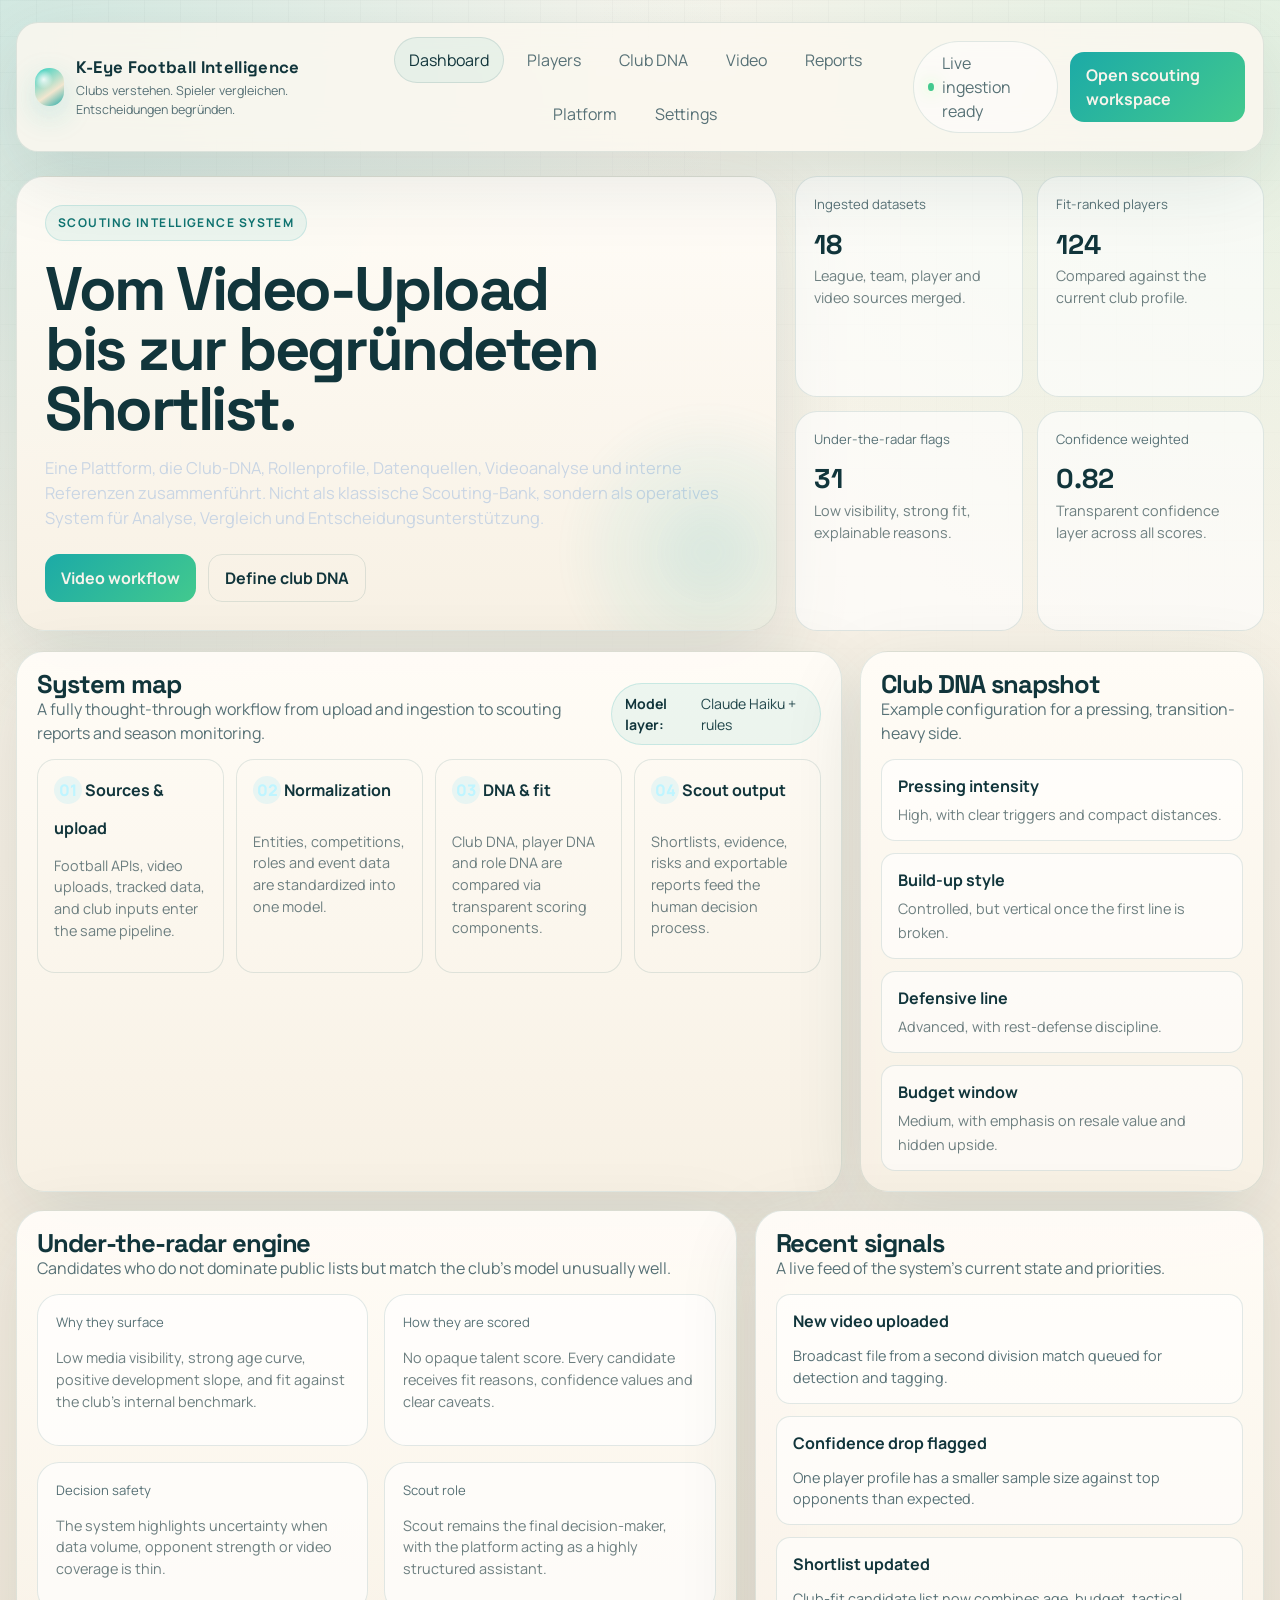
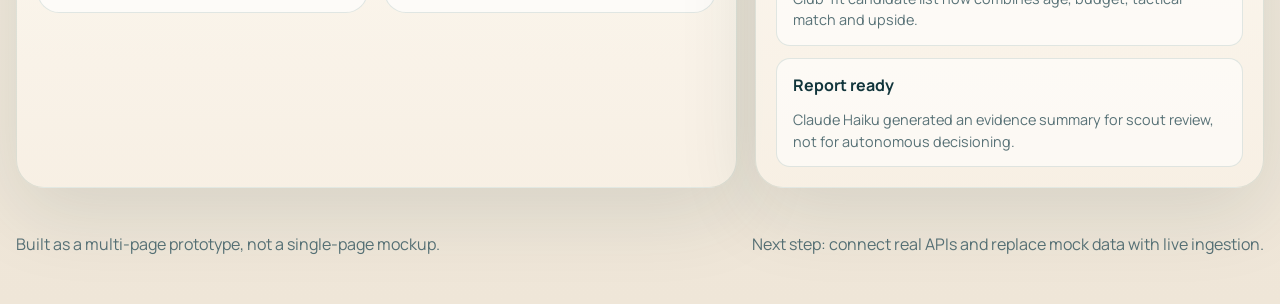
<file: index.html>
<!DOCTYPE html>
<html lang="de">
<head>
  <meta charset="UTF-8" />
  <meta name="viewport" content="width=device-width, initial-scale=1.0" />
  <title>K-Eye Football Intelligence</title>
  <meta name="description" content="Scouting-Intelligence-Plattform für daten- und videobasierte Spieleranalyse, Club-DNA und Fit-Matching." />
  <link rel="stylesheet" href="styles.css" />
  <script src="app.js" defer></script>
</head>
<body data-page="dashboard">
  <div class="shell">
    <header class="topbar">
      <div class="brand">
        <div class="brand-mark"></div>
        <div>
          <div class="brand-title">K-Eye Football Intelligence</div>
          <span class="brand-subtitle">Clubs verstehen. Spieler vergleichen. Entscheidungen begründen.</span>
        </div>
      </div>
      <nav class="nav">
        <a data-nav="dashboard" href="index.html">Dashboard</a>
        <a data-nav="players" href="players.html">Players</a>
        <a data-nav="club" href="club-dna.html">Club DNA</a>
        <a data-nav="video" href="video.html">Video</a>
        <a data-nav="reports" href="reports.html">Reports</a>
        <a data-nav="platform" href="platform.html">Platform</a>
        <a data-nav="settings" href="settings.html">Settings</a>
      </nav>
      <div class="topbar-actions">
        <span class="pill"><span class="dot"></span> Live ingestion ready</span>
        <a class="btn btn-primary" href="players.html">Open scouting workspace</a>
      </div>
    </header>

    <section class="page-hero">
      <div class="hero-card" data-fade>
        <span class="kicker">Scouting Intelligence System</span>
        <h1 class="hero-title">Vom Video-Upload bis zur begründeten Shortlist.</h1>
        <p class="hero-copy">
          Eine Plattform, die Club-DNA, Rollenprofile, Datenquellen, Videoanalyse und interne Referenzen zusammenführt.
          Nicht als klassische Scouting-Bank, sondern als operatives System für Analyse, Vergleich und Entscheidungsunterstützung.
        </p>
        <div class="hero-actions">
          <a class="btn btn-primary" href="video.html">Video workflow</a>
          <a class="btn btn-ghost" href="club-dna.html">Define club DNA</a>
        </div>
      </div>
      <div class="hero-metrics">
        <div class="metric-grid">
          <div class="metric" data-dash-card>
            <div class="metric-label">Ingested datasets</div>
            <div class="metric-value">18</div>
            <div class="metric-footnote">League, team, player and video sources merged.</div>
          </div>
          <div class="metric" data-dash-card>
            <div class="metric-label">Fit-ranked players</div>
            <div class="metric-value">124</div>
            <div class="metric-footnote">Compared against the current club profile.</div>
          </div>
          <div class="metric" data-dash-card>
            <div class="metric-label">Under-the-radar flags</div>
            <div class="metric-value">31</div>
            <div class="metric-footnote">Low visibility, strong fit, explainable reasons.</div>
          </div>
          <div class="metric" data-dash-card>
            <div class="metric-label">Confidence weighted</div>
            <div class="metric-value">0.82</div>
            <div class="metric-footnote">Transparent confidence layer across all scores.</div>
          </div>
        </div>
      </div>
    </section>

    <section class="layout-grid">
      <div class="panel span-8" data-fade>
        <div class="section-head">
          <div>
            <h2 class="section-title">System map</h2>
            <p class="section-copy">A fully thought-through workflow from upload and ingestion to scouting reports and season monitoring.</p>
          </div>
          <span class="chip info"><strong>Model layer:</strong> Claude Haiku + rules</span>
        </div>
        <div class="flow">
          <div class="flow-step">
            <span class="num">01</span>
            <strong>Sources & upload</strong>
            <p class="body-muted">Football APIs, video uploads, tracked data, and club inputs enter the same pipeline.</p>
          </div>
          <div class="flow-step">
            <span class="num">02</span>
            <strong>Normalization</strong>
            <p class="body-muted">Entities, competitions, roles and event data are standardized into one model.</p>
          </div>
          <div class="flow-step">
            <span class="num">03</span>
            <strong>DNA & fit</strong>
            <p class="body-muted">Club DNA, player DNA and role DNA are compared via transparent scoring components.</p>
          </div>
          <div class="flow-step">
            <span class="num">04</span>
            <strong>Scout output</strong>
            <p class="body-muted">Shortlists, evidence, risks and exportable reports feed the human decision process.</p>
          </div>
        </div>
      </div>

      <div class="panel span-4" data-fade>
        <div class="section-head">
          <div>
            <h2 class="section-title">Club DNA snapshot</h2>
            <p class="section-copy">Example configuration for a pressing, transition-heavy side.</p>
          </div>
        </div>
        <div class="list">
          <div class="list-item"><strong>Pressing intensity</strong><span class="body-muted">High, with clear triggers and compact distances.</span></div>
          <div class="list-item"><strong>Build-up style</strong><span class="body-muted">Controlled, but vertical once the first line is broken.</span></div>
          <div class="list-item"><strong>Defensive line</strong><span class="body-muted">Advanced, with rest-defense discipline.</span></div>
          <div class="list-item"><strong>Budget window</strong><span class="body-muted">Medium, with emphasis on resale value and hidden upside.</span></div>
        </div>
      </div>

      <div class="panel span-7" data-fade>
        <div class="section-head">
          <div>
            <h2 class="section-title">Under-the-radar engine</h2>
            <p class="section-copy">Candidates who do not dominate public lists but match the club's model unusually well.</p>
          </div>
        </div>
        <div class="grid-2">
          <div class="mini-card">
            <div class="card-label">Why they surface</div>
            <p class="body-muted">Low media visibility, strong age curve, positive development slope, and fit against the club's internal benchmark.</p>
          </div>
          <div class="mini-card">
            <div class="card-label">How they are scored</div>
            <p class="body-muted">No opaque talent score. Every candidate receives fit reasons, confidence values and clear caveats.</p>
          </div>
          <div class="mini-card">
            <div class="card-label">Decision safety</div>
            <p class="body-muted">The system highlights uncertainty when data volume, opponent strength or video coverage is thin.</p>
          </div>
          <div class="mini-card">
            <div class="card-label">Scout role</div>
            <p class="body-muted">Scout remains the final decision-maker, with the platform acting as a highly structured assistant.</p>
          </div>
        </div>
      </div>

      <div class="panel span-5" data-fade>
        <div class="section-head">
          <div>
            <h2 class="section-title">Recent signals</h2>
            <p class="section-copy">A live feed of the system's current state and priorities.</p>
          </div>
        </div>
        <div class="timeline">
          <div class="timeline-item">
            <strong>New video uploaded</strong>
            <span class="tagline">Broadcast file from a second division match queued for detection and tagging.</span>
          </div>
          <div class="timeline-item">
            <strong>Confidence drop flagged</strong>
            <span class="tagline">One player profile has a smaller sample size against top opponents than expected.</span>
          </div>
          <div class="timeline-item">
            <strong>Shortlist updated</strong>
            <span class="tagline">Club-fit candidate list now combines age, budget, tactical match and upside.</span>
          </div>
          <div class="timeline-item">
            <strong>Report ready</strong>
            <span class="tagline">Claude Haiku generated an evidence summary for scout review, not for autonomous decisioning.</span>
          </div>
        </div>
      </div>
    </section>

    <footer class="footer">
      <span>Built as a multi-page prototype, not a single-page mockup.</span>
      <span>Next step: connect real APIs and replace mock data with live ingestion.</span>
    </footer>
  </div>
</body>
</html>
</file>
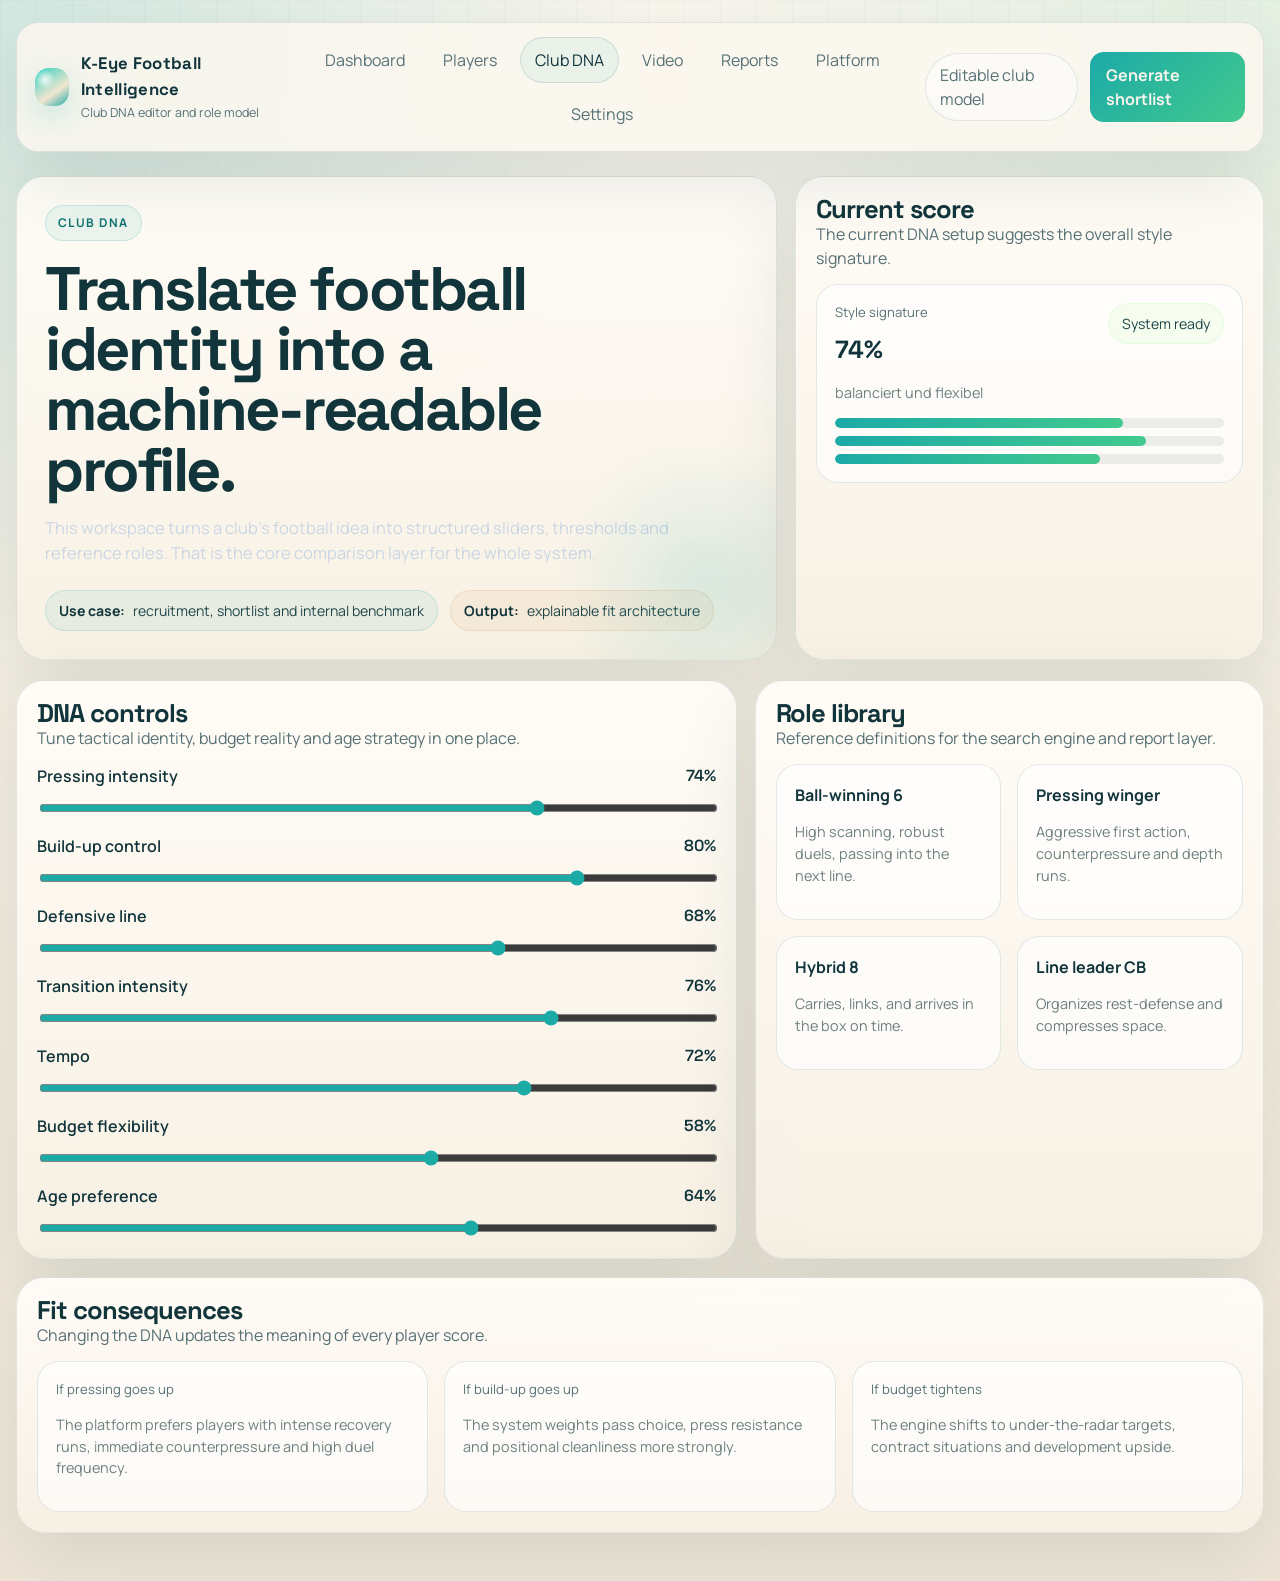
<file: club-dna.html>
<!DOCTYPE html>
<html lang="de">
<head>
  <meta charset="UTF-8" />
  <meta name="viewport" content="width=device-width, initial-scale=1.0" />
  <title>Club DNA | K-Eye Football Intelligence</title>
  <link rel="stylesheet" href="styles.css" />
  <script src="app.js" defer></script>
</head>
<body data-page="club">
  <div class="shell">
    <header class="topbar">
      <div class="brand">
        <div class="brand-mark"></div>
        <div>
          <div class="brand-title">K-Eye Football Intelligence</div>
          <span class="brand-subtitle">Club DNA editor and role model</span>
        </div>
      </div>
      <nav class="nav">
        <a data-nav="dashboard" href="index.html">Dashboard</a>
        <a data-nav="players" href="players.html">Players</a>
        <a data-nav="club" href="club-dna.html">Club DNA</a>
        <a data-nav="video" href="video.html">Video</a>
        <a data-nav="reports" href="reports.html">Reports</a>
        <a data-nav="platform" href="platform.html">Platform</a>
        <a data-nav="settings" href="settings.html">Settings</a>
      </nav>
      <div class="topbar-actions">
        <span class="pill">Editable club model</span>
        <a class="btn btn-primary" href="reports.html">Generate shortlist</a>
      </div>
    </header>

    <section class="page-hero">
      <div class="hero-card" data-fade>
        <span class="kicker">Club DNA</span>
        <h1 class="hero-title">Translate football identity into a machine-readable profile.</h1>
        <p class="hero-copy">This workspace turns a club's football idea into structured sliders, thresholds and reference roles. That is the core comparison layer for the whole system.</p>
        <div class="hero-actions">
          <span class="chip info"><strong>Use case:</strong> recruitment, shortlist and internal benchmark</span>
          <span class="chip warn"><strong>Output:</strong> explainable fit architecture</span>
        </div>
      </div>
      <div class="panel" data-fade>
        <div class="section-head">
          <div>
            <h2 class="section-title">Current score</h2>
            <p class="section-copy">The current DNA setup suggests the overall style signature.</p>
          </div>
        </div>
        <div class="stat">
          <div class="stat-head">
            <div>
              <div class="metric-label">Style signature</div>
              <div class="stat-value" data-dna-score>0%</div>
            </div>
            <span class="chip good">System ready</span>
          </div>
          <p class="body-muted" data-dna-note>balanced and flexible</p>
          <div class="stat-bars">
            <div class="bar"><span style="width:74%"></span></div>
            <div class="bar"><span style="width:80%"></span></div>
            <div class="bar"><span style="width:68%"></span></div>
          </div>
        </div>
      </div>
    </section>

    <section class="layout-grid">
      <div class="panel span-7" data-fade>
        <div class="section-head">
          <div>
            <h2 class="section-title">DNA controls</h2>
            <p class="section-copy">Tune tactical identity, budget reality and age strategy in one place.</p>
          </div>
        </div>
        <div class="stack">
          <div class="slider-group">
            <label>Pressing intensity <span class="range-value" data-out="pressing">74%</span></label>
            <input type="range" min="0" max="100" value="74" data-dna="pressing" />
          </div>
          <div class="slider-group">
            <label>Build-up control <span class="range-value" data-out="buildUp">80%</span></label>
            <input type="range" min="0" max="100" value="80" data-dna="buildUp" />
          </div>
          <div class="slider-group">
            <label>Defensive line <span class="range-value" data-out="lineHeight">68%</span></label>
            <input type="range" min="0" max="100" value="68" data-dna="lineHeight" />
          </div>
          <div class="slider-group">
            <label>Transition intensity <span class="range-value" data-out="transition">76%</span></label>
            <input type="range" min="0" max="100" value="76" data-dna="transition" />
          </div>
          <div class="slider-group">
            <label>Tempo <span class="range-value" data-out="tempo">72%</span></label>
            <input type="range" min="0" max="100" value="72" data-dna="tempo" />
          </div>
          <div class="slider-group">
            <label>Budget flexibility <span class="range-value" data-out="budget">58%</span></label>
            <input type="range" min="0" max="100" value="58" data-dna="budget" />
          </div>
          <div class="slider-group">
            <label>Age preference <span class="range-value" data-out="agePreference">64%</span></label>
            <input type="range" min="0" max="100" value="64" data-dna="agePreference" />
          </div>
        </div>
      </div>

      <div class="panel span-5" data-fade>
        <div class="section-head">
          <div>
            <h2 class="section-title">Role library</h2>
            <p class="section-copy">Reference definitions for the search engine and report layer.</p>
          </div>
        </div>
        <div class="grid-2">
          <div class="role-card"><strong>Ball-winning 6</strong><p class="body-muted">High scanning, robust duels, passing into the next line.</p></div>
          <div class="role-card"><strong>Pressing winger</strong><p class="body-muted">Aggressive first action, counterpressure and depth runs.</p></div>
          <div class="role-card"><strong>Hybrid 8</strong><p class="body-muted">Carries, links, and arrives in the box on time.</p></div>
          <div class="role-card"><strong>Line leader CB</strong><p class="body-muted">Organizes rest-defense and compresses space.</p></div>
        </div>
      </div>

      <div class="panel span-12" data-fade>
        <div class="section-head">
          <div>
            <h2 class="section-title">Fit consequences</h2>
            <p class="section-copy">Changing the DNA updates the meaning of every player score.</p>
          </div>
        </div>
        <div class="grid-3">
          <div class="tactic-card">
            <div class="card-label">If pressing goes up</div>
            <p class="body-muted">The platform prefers players with intense recovery runs, immediate counterpressure and high duel frequency.</p>
          </div>
          <div class="tactic-card">
            <div class="card-label">If build-up goes up</div>
            <p class="body-muted">The system weights pass choice, press resistance and positional cleanliness more strongly.</p>
          </div>
          <div class="tactic-card">
            <div class="card-label">If budget tightens</div>
            <p class="body-muted">The engine shifts to under-the-radar targets, contract situations and development upside.</p>
          </div>
        </div>
      </div>
    </section>
  </div>
</body>
</html>
</file>
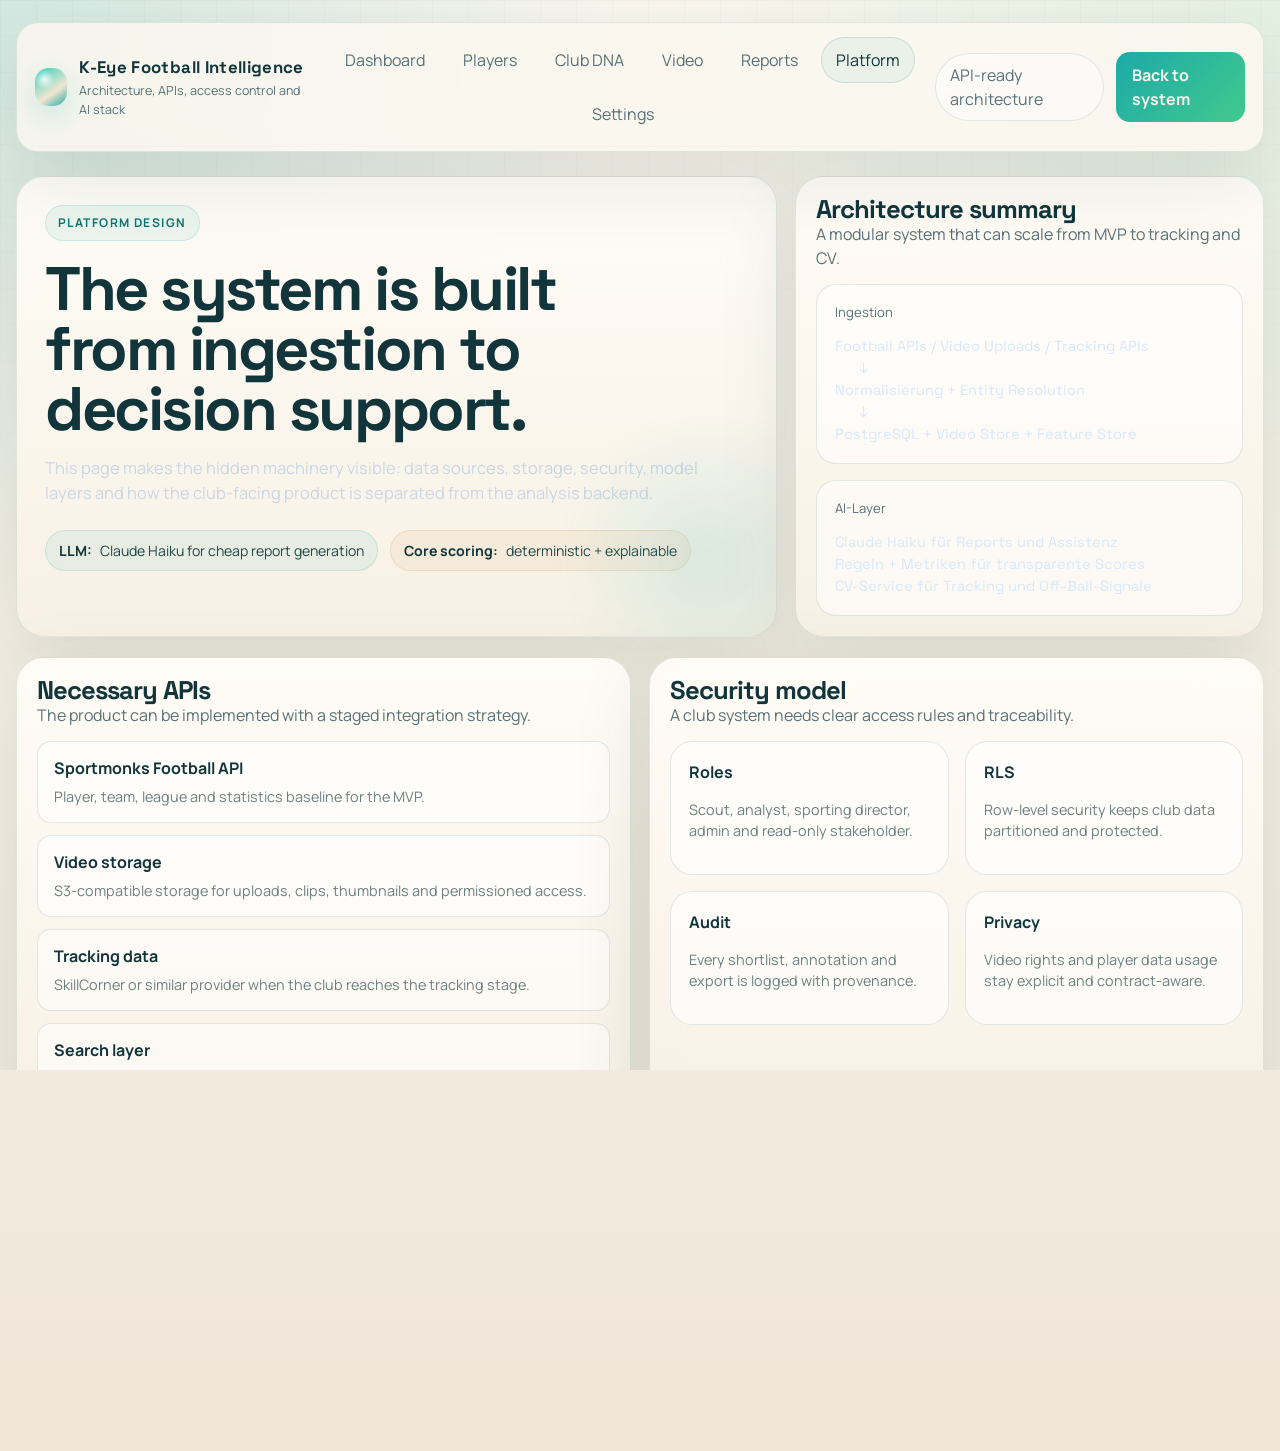
<file: platform.html>
<!DOCTYPE html>
<html lang="de">
<head>
  <meta charset="UTF-8" />
  <meta name="viewport" content="width=device-width, initial-scale=1.0" />
  <title>Platform | K-Eye Football Intelligence</title>
  <link rel="stylesheet" href="styles.css" />
  <script src="app.js" defer></script>
</head>
<body data-page="platform">
  <div class="shell">
    <header class="topbar">
      <div class="brand">
        <div class="brand-mark"></div>
        <div>
          <div class="brand-title">K-Eye Football Intelligence</div>
          <span class="brand-subtitle">Architecture, APIs, access control and AI stack</span>
        </div>
      </div>
      <nav class="nav">
        <a data-nav="dashboard" href="index.html">Dashboard</a>
        <a data-nav="players" href="players.html">Players</a>
        <a data-nav="club" href="club-dna.html">Club DNA</a>
        <a data-nav="video" href="video.html">Video</a>
        <a data-nav="reports" href="reports.html">Reports</a>
        <a data-nav="platform" href="platform.html">Platform</a>
        <a data-nav="settings" href="settings.html">Settings</a>
      </nav>
      <div class="topbar-actions">
        <span class="pill">API-ready architecture</span>
        <a class="btn btn-primary" href="index.html">Back to system</a>
      </div>
    </header>

    <section class="page-hero">
      <div class="hero-card" data-fade>
        <span class="kicker">Platform design</span>
        <h1 class="hero-title">The system is built from ingestion to decision support.</h1>
        <p class="hero-copy">This page makes the hidden machinery visible: data sources, storage, security, model layers and how the club-facing product is separated from the analysis backend.</p>
        <div class="hero-actions">
          <span class="chip info"><strong>LLM:</strong> Claude Haiku for cheap report generation</span>
          <span class="chip warn"><strong>Core scoring:</strong> deterministic + explainable</span>
        </div>
      </div>
      <div class="panel" data-fade>
        <div class="section-head">
          <div>
            <h2 class="section-title">Architecture summary</h2>
            <p class="section-copy">A modular system that can scale from MVP to tracking and CV.</p>
          </div>
        </div>
        <div class="stack" data-stack></div>
      </div>
    </section>

    <section class="layout-grid">
      <div class="panel span-6" data-fade>
        <div class="section-head">
          <div>
            <h2 class="section-title">Necessary APIs</h2>
            <p class="section-copy">The product can be implemented with a staged integration strategy.</p>
          </div>
        </div>
        <div class="list">
          <div class="tree-item"><strong>Sportmonks Football API</strong><span class="body-muted">Player, team, league and statistics baseline for the MVP.</span></div>
          <div class="tree-item"><strong>Video storage</strong><span class="body-muted">S3-compatible storage for uploads, clips, thumbnails and permissioned access.</span></div>
          <div class="tree-item"><strong>Tracking data</strong><span class="body-muted">SkillCorner or similar provider when the club reaches the tracking stage.</span></div>
          <div class="tree-item"><strong>Search layer</strong><span class="body-muted">PostgreSQL plus pgvector for filterable search and internal reference matching.</span></div>
        </div>
      </div>

      <div class="panel span-6" data-fade>
        <div class="section-head">
          <div>
            <h2 class="section-title">Security model</h2>
            <p class="section-copy">A club system needs clear access rules and traceability.</p>
          </div>
        </div>
        <div class="grid-2">
          <div class="arch-card"><strong>Roles</strong><p class="body-muted">Scout, analyst, sporting director, admin and read-only stakeholder.</p></div>
          <div class="arch-card"><strong>RLS</strong><p class="body-muted">Row-level security keeps club data partitioned and protected.</p></div>
          <div class="arch-card"><strong>Audit</strong><p class="body-muted">Every shortlist, annotation and export is logged with provenance.</p></div>
          <div class="arch-card"><strong>Privacy</strong><p class="body-muted">Video rights and player data usage stay explicit and contract-aware.</p></div>
        </div>
      </div>

      <div class="panel span-12" data-fade>
        <div class="section-head">
          <div>
            <h2 class="section-title">Build phases</h2>
            <p class="section-copy">The roadmap is intentionally staged so the platform remains usable before the CV stack matures.</p>
          </div>
        </div>
        <div class="grid-3">
          <div class="tactic-card"><div class="card-label">Phase 1</div><p class="body-muted">Data ingestion, normalization, club DNA, fit-matching and explainable shortlists.</p></div>
          <div class="tactic-card"><div class="card-label">Phase 2</div><p class="body-muted">Tracking integration, video analysis, off-ball metrics and stronger under-the-radar detection.</p></div>
          <div class="tactic-card"><div class="card-label">Phase 3</div><p class="body-muted">Monitoring during the season, automated re-ranking and richer model-assisted workflows.</p></div>
        </div>
      </div>
    </section>
  </div>
</body>
</html>
</file>
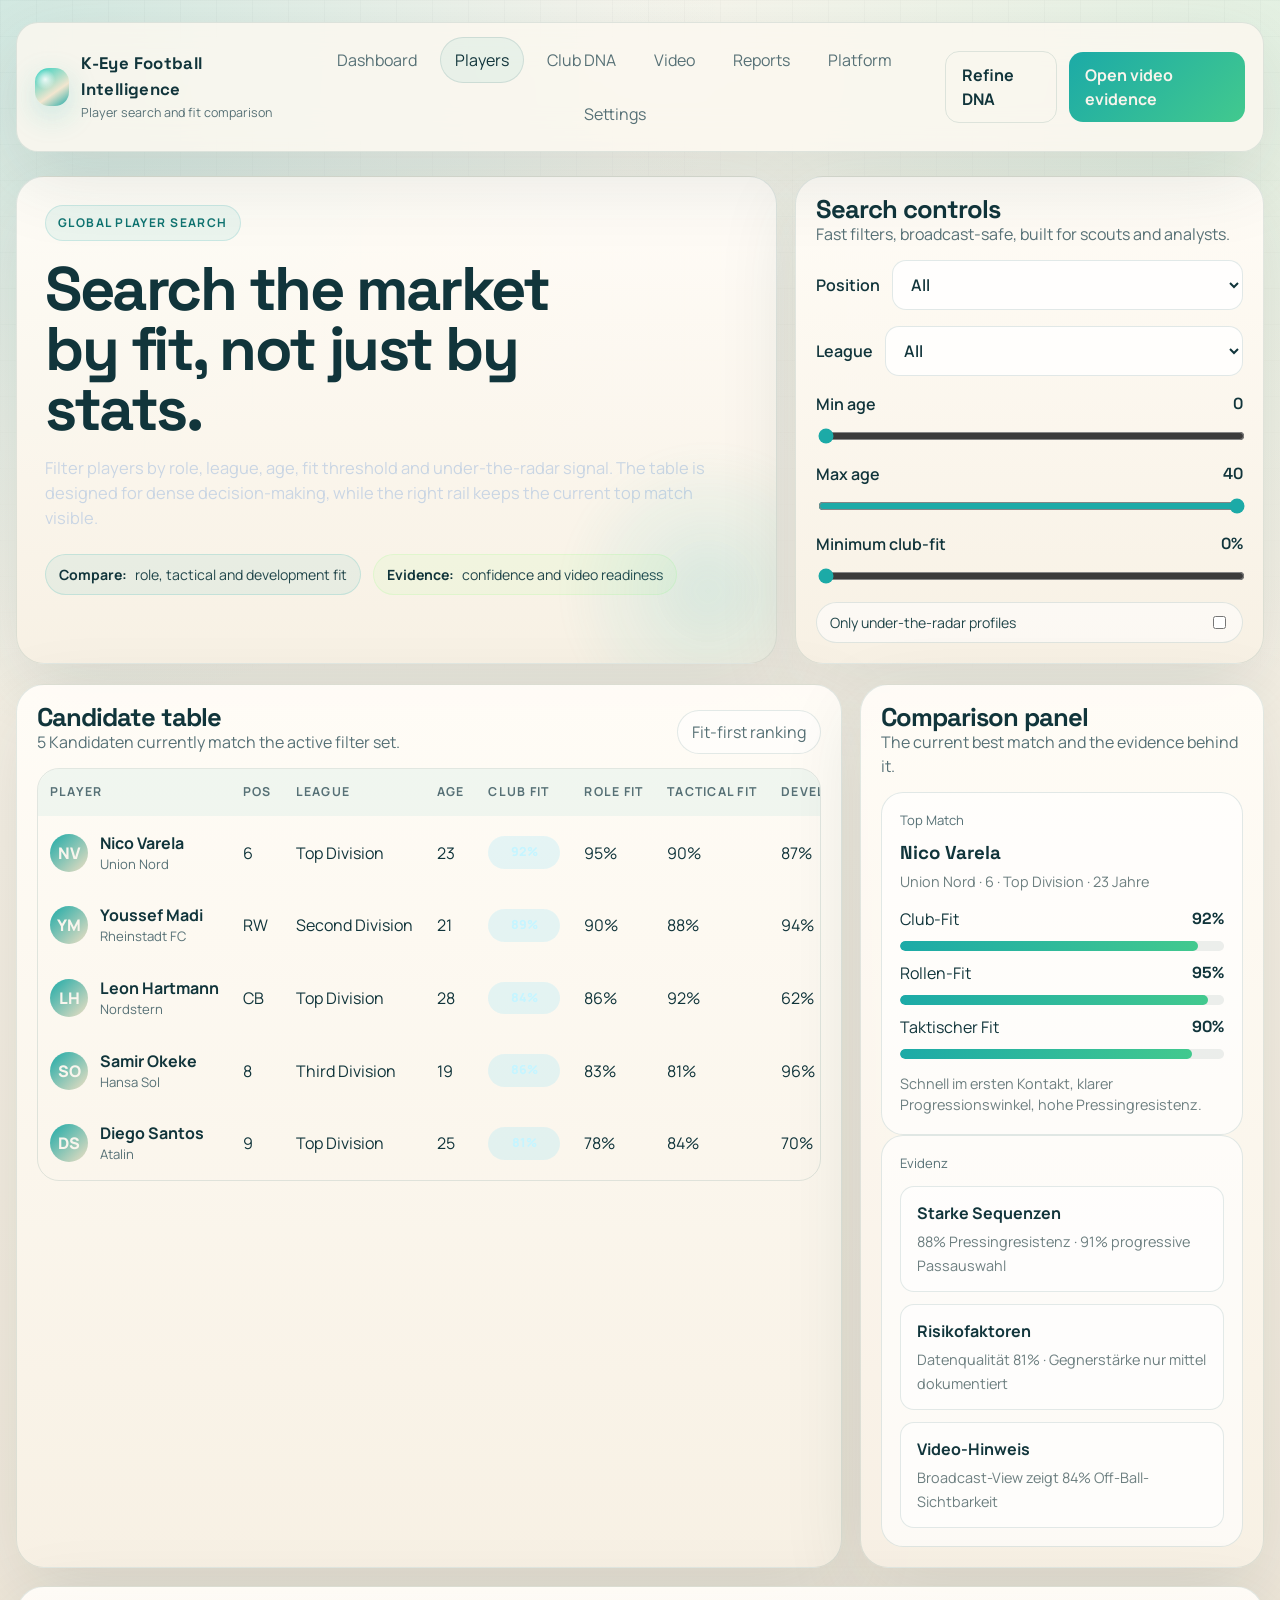
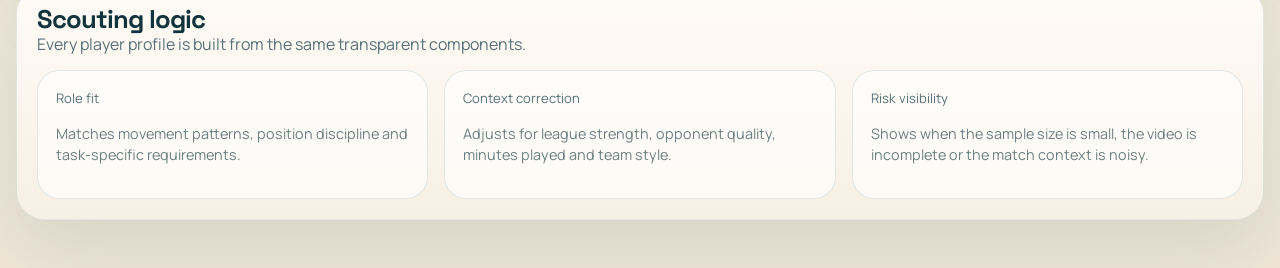
<file: players.html>
<!DOCTYPE html>
<html lang="de">
<head>
  <meta charset="UTF-8" />
  <meta name="viewport" content="width=device-width, initial-scale=1.0" />
  <title>Players | K-Eye Football Intelligence</title>
  <link rel="stylesheet" href="styles.css" />
  <script src="app.js" defer></script>
</head>
<body data-page="players">
  <div class="shell">
    <header class="topbar">
      <div class="brand">
        <div class="brand-mark"></div>
        <div>
          <div class="brand-title">K-Eye Football Intelligence</div>
          <span class="brand-subtitle">Player search and fit comparison</span>
        </div>
      </div>
      <nav class="nav">
        <a data-nav="dashboard" href="index.html">Dashboard</a>
        <a data-nav="players" href="players.html">Players</a>
        <a data-nav="club" href="club-dna.html">Club DNA</a>
        <a data-nav="video" href="video.html">Video</a>
        <a data-nav="reports" href="reports.html">Reports</a>
        <a data-nav="platform" href="platform.html">Platform</a>
        <a data-nav="settings" href="settings.html">Settings</a>
      </nav>
      <div class="topbar-actions">
        <a class="btn btn-ghost" href="club-dna.html">Refine DNA</a>
        <a class="btn btn-primary" href="video.html">Open video evidence</a>
      </div>
    </header>

    <section class="page-hero">
      <div class="hero-card" data-fade>
        <span class="kicker">Global player search</span>
        <h1 class="hero-title">Search the market by fit, not just by stats.</h1>
        <p class="hero-copy">Filter players by role, league, age, fit threshold and under-the-radar signal. The table is designed for dense decision-making, while the right rail keeps the current top match visible.</p>
        <div class="hero-actions">
          <span class="chip info"><strong>Compare:</strong> role, tactical and development fit</span>
          <span class="chip good"><strong>Evidence:</strong> confidence and video readiness</span>
        </div>
      </div>
      <div class="panel" data-fade>
        <div class="section-head">
          <div>
            <h2 class="section-title">Search controls</h2>
            <p class="section-copy">Fast filters, broadcast-safe, built for scouts and analysts.</p>
          </div>
        </div>
        <div class="stack">
          <div class="form-group">
            <label>Position
              <select data-filter="position">
                <option value="all">All</option>
                <option value="CB">CB</option>
                <option value="6">6</option>
                <option value="8">8</option>
                <option value="RW">RW</option>
                <option value="9">9</option>
              </select>
            </label>
          </div>
          <div class="form-group">
            <label>League
              <select data-filter="league">
                <option value="all">All</option>
                <option value="Top Division">Top Division</option>
                <option value="Second Division">Second Division</option>
                <option value="Third Division">Third Division</option>
              </select>
            </label>
          </div>
          <div class="slider-group">
            <label>Min age <span class="range-value" data-min-age>0</span></label>
            <input type="range" min="16" max="34" value="0" data-filter="minAge" />
          </div>
          <div class="slider-group">
            <label>Max age <span class="range-value" data-max-age>40</span></label>
            <input type="range" min="18" max="40" value="40" data-filter="maxAge" />
          </div>
          <div class="slider-group">
            <label>Minimum club-fit <span class="range-value" data-min-fit>0%</span></label>
            <input type="range" min="0" max="100" value="0" data-filter="minFit" />
          </div>
          <label class="chip" style="justify-content:space-between; cursor:pointer;">
            <span>Only under-the-radar profiles</span>
            <input type="checkbox" data-filter="underRadar" />
          </label>
        </div>
      </div>
    </section>

    <section class="layout-grid">
      <div class="table-card span-8" data-fade>
        <div class="section-head">
          <div>
            <h2 class="section-title">Candidate table</h2>
            <p class="section-copy"><span data-player-count>0 Kandidaten</span> currently match the active filter set.</p>
          </div>
          <span class="pill">Fit-first ranking</span>
        </div>
        <div class="table-wrap">
          <table class="table">
            <thead>
              <tr>
                <th>Player</th>
                <th>Pos</th>
                <th>League</th>
                <th>Age</th>
                <th>Club fit</th>
                <th>Role fit</th>
                <th>Tactical fit</th>
                <th>Development</th>
                <th>Confidence</th>
                <th>Tag</th>
              </tr>
            </thead>
            <tbody data-player-table></tbody>
          </table>
        </div>
      </div>

      <div class="panel span-4" data-fade>
        <div class="section-head">
          <div>
            <h2 class="section-title">Comparison panel</h2>
            <p class="section-copy">The current best match and the evidence behind it.</p>
          </div>
        </div>
        <div data-compare-panel></div>
      </div>

      <div class="panel span-12" data-fade>
        <div class="section-head">
          <div>
            <h2 class="section-title">Scouting logic</h2>
            <p class="section-copy">Every player profile is built from the same transparent components.</p>
          </div>
        </div>
        <div class="grid-3">
          <div class="mini-card">
            <div class="card-label">Role fit</div>
            <p class="body-muted">Matches movement patterns, position discipline and task-specific requirements.</p>
          </div>
          <div class="mini-card">
            <div class="card-label">Context correction</div>
            <p class="body-muted">Adjusts for league strength, opponent quality, minutes played and team style.</p>
          </div>
          <div class="mini-card">
            <div class="card-label">Risk visibility</div>
            <p class="body-muted">Shows when the sample size is small, the video is incomplete or the match context is noisy.</p>
          </div>
        </div>
      </div>
    </section>
  </div>
</body>
</html>
</file>
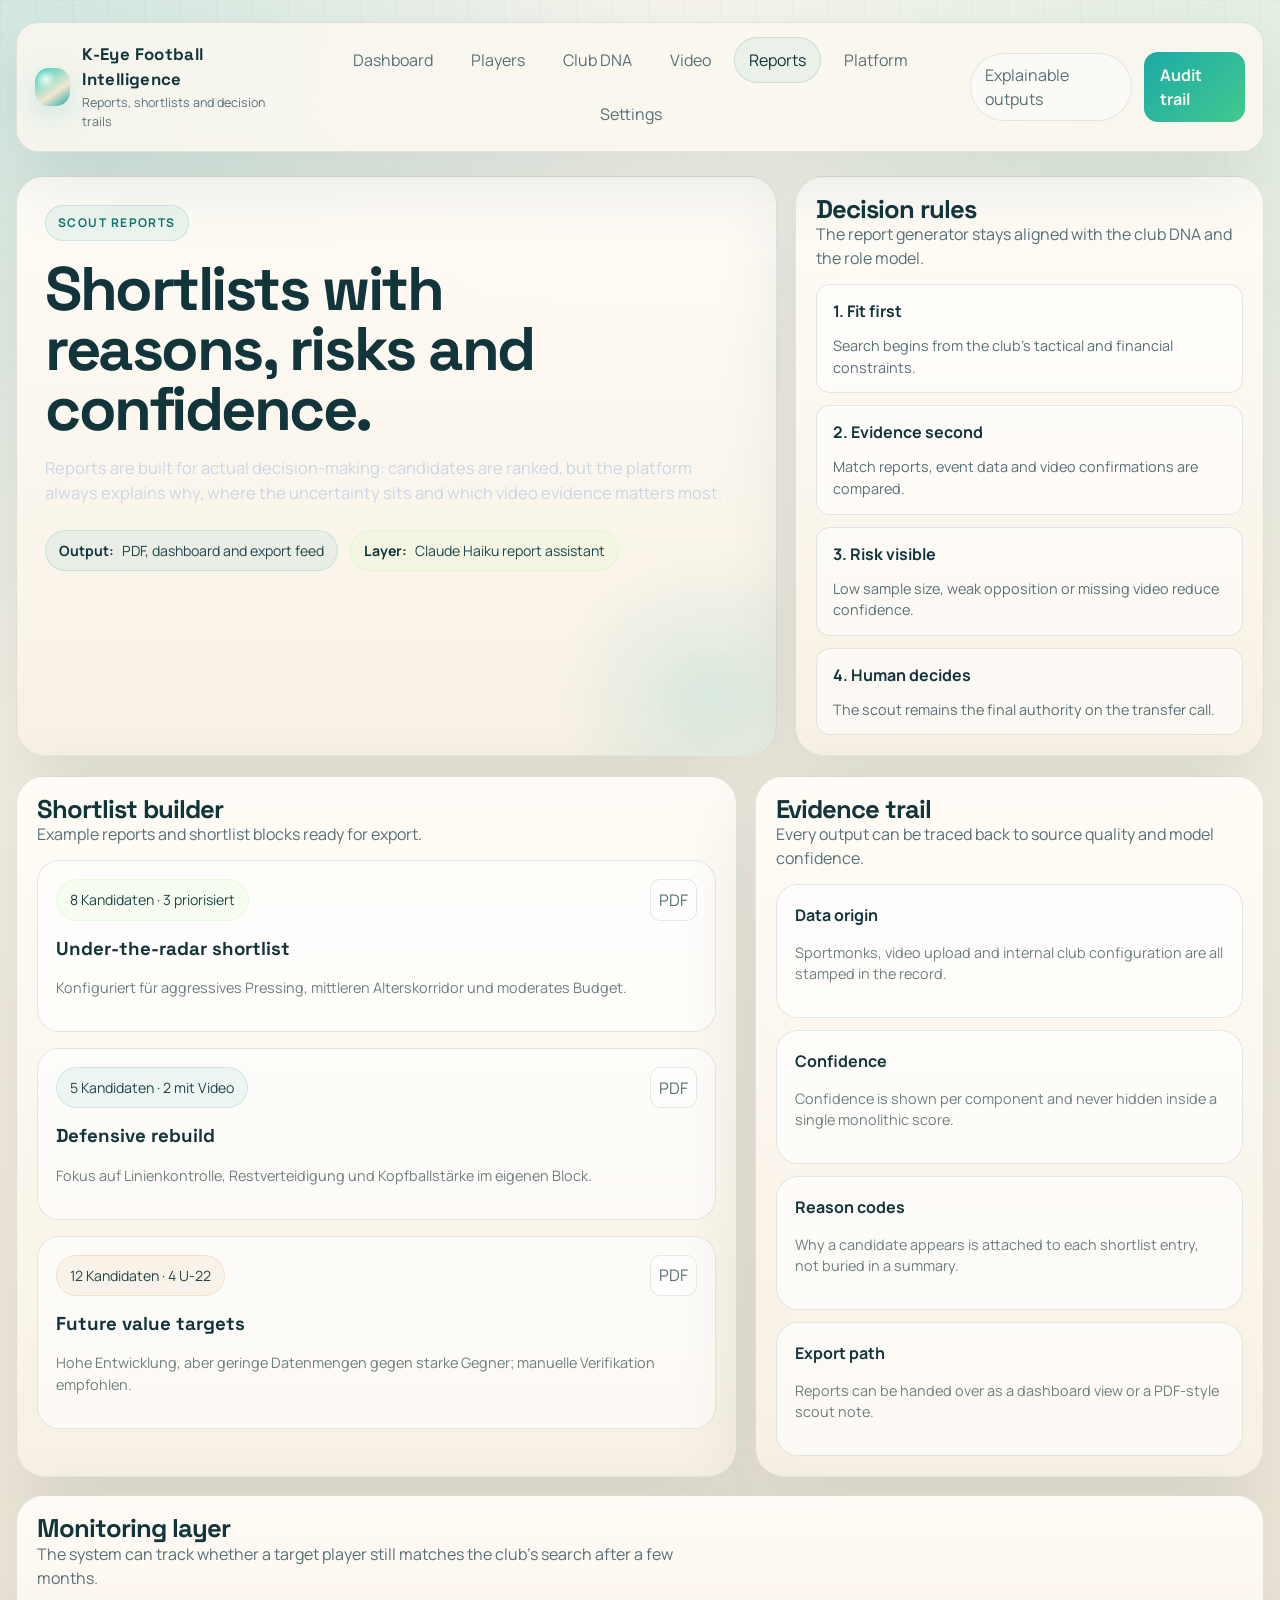
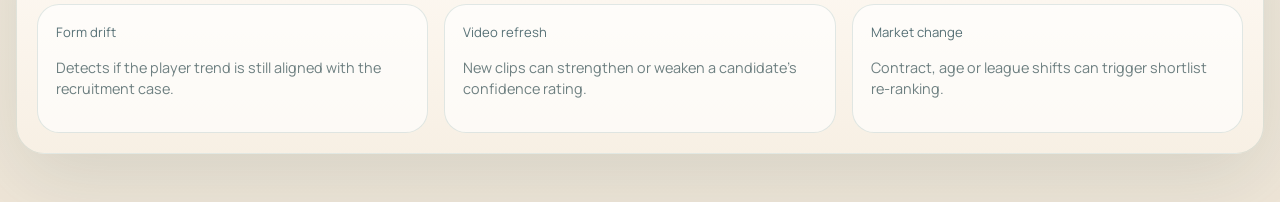
<file: reports.html>
<!DOCTYPE html>
<html lang="de">
<head>
  <meta charset="UTF-8" />
  <meta name="viewport" content="width=device-width, initial-scale=1.0" />
  <title>Reports | K-Eye Football Intelligence</title>
  <link rel="stylesheet" href="styles.css" />
  <script src="app.js" defer></script>
</head>
<body data-page="reports">
  <div class="shell">
    <header class="topbar">
      <div class="brand">
        <div class="brand-mark"></div>
        <div>
          <div class="brand-title">K-Eye Football Intelligence</div>
          <span class="brand-subtitle">Reports, shortlists and decision trails</span>
        </div>
      </div>
      <nav class="nav">
        <a data-nav="dashboard" href="index.html">Dashboard</a>
        <a data-nav="players" href="players.html">Players</a>
        <a data-nav="club" href="club-dna.html">Club DNA</a>
        <a data-nav="video" href="video.html">Video</a>
        <a data-nav="reports" href="reports.html">Reports</a>
        <a data-nav="platform" href="platform.html">Platform</a>
        <a data-nav="settings" href="settings.html">Settings</a>
      </nav>
      <div class="topbar-actions">
        <span class="pill">Explainable outputs</span>
        <a class="btn btn-primary" href="platform.html">Audit trail</a>
      </div>
    </header>

    <section class="page-hero">
      <div class="hero-card" data-fade>
        <span class="kicker">Scout reports</span>
        <h1 class="hero-title">Shortlists with reasons, risks and confidence.</h1>
        <p class="hero-copy">Reports are built for actual decision-making: candidates are ranked, but the platform always explains why, where the uncertainty sits and which video evidence matters most.</p>
        <div class="hero-actions">
          <span class="chip info"><strong>Output:</strong> PDF, dashboard and export feed</span>
          <span class="chip good"><strong>Layer:</strong> Claude Haiku report assistant</span>
        </div>
      </div>
      <div class="panel" data-fade>
        <div class="section-head">
          <div>
            <h2 class="section-title">Decision rules</h2>
            <p class="section-copy">The report generator stays aligned with the club DNA and the role model.</p>
          </div>
        </div>
        <div class="timeline">
          <div class="timeline-item"><strong>1. Fit first</strong><span class="tagline">Search begins from the club's tactical and financial constraints.</span></div>
          <div class="timeline-item"><strong>2. Evidence second</strong><span class="tagline">Match reports, event data and video confirmations are compared.</span></div>
          <div class="timeline-item"><strong>3. Risk visible</strong><span class="tagline">Low sample size, weak opposition or missing video reduce confidence.</span></div>
          <div class="timeline-item"><strong>4. Human decides</strong><span class="tagline">The scout remains the final authority on the transfer call.</span></div>
        </div>
      </div>
    </section>

    <section class="layout-grid">
      <div class="panel span-7" data-fade>
        <div class="section-head">
          <div>
            <h2 class="section-title">Shortlist builder</h2>
            <p class="section-copy">Example reports and shortlist blocks ready for export.</p>
          </div>
        </div>
        <div class="stack" data-report-cards></div>
      </div>

      <div class="panel span-5" data-fade>
        <div class="section-head">
          <div>
            <h2 class="section-title">Evidence trail</h2>
            <p class="section-copy">Every output can be traced back to source quality and model confidence.</p>
          </div>
        </div>
        <div class="list">
          <div class="evidence-item"><strong>Data origin</strong><p class="body-muted">Sportmonks, video upload and internal club configuration are all stamped in the record.</p></div>
          <div class="evidence-item"><strong>Confidence</strong><p class="body-muted">Confidence is shown per component and never hidden inside a single monolithic score.</p></div>
          <div class="evidence-item"><strong>Reason codes</strong><p class="body-muted">Why a candidate appears is attached to each shortlist entry, not buried in a summary.</p></div>
          <div class="evidence-item"><strong>Export path</strong><p class="body-muted">Reports can be handed over as a dashboard view or a PDF-style scout note.</p></div>
        </div>
      </div>

      <div class="panel span-12" data-fade>
        <div class="section-head">
          <div>
            <h2 class="section-title">Monitoring layer</h2>
            <p class="section-copy">The system can track whether a target player still matches the club's search after a few months.</p>
          </div>
        </div>
        <div class="grid-3">
          <div class="mini-card"><div class="card-label">Form drift</div><p class="body-muted">Detects if the player trend is still aligned with the recruitment case.</p></div>
          <div class="mini-card"><div class="card-label">Video refresh</div><p class="body-muted">New clips can strengthen or weaken a candidate's confidence rating.</p></div>
          <div class="mini-card"><div class="card-label">Market change</div><p class="body-muted">Contract, age or league shifts can trigger shortlist re-ranking.</p></div>
        </div>
      </div>
    </section>
  </div>
</body>
</html>
</file>
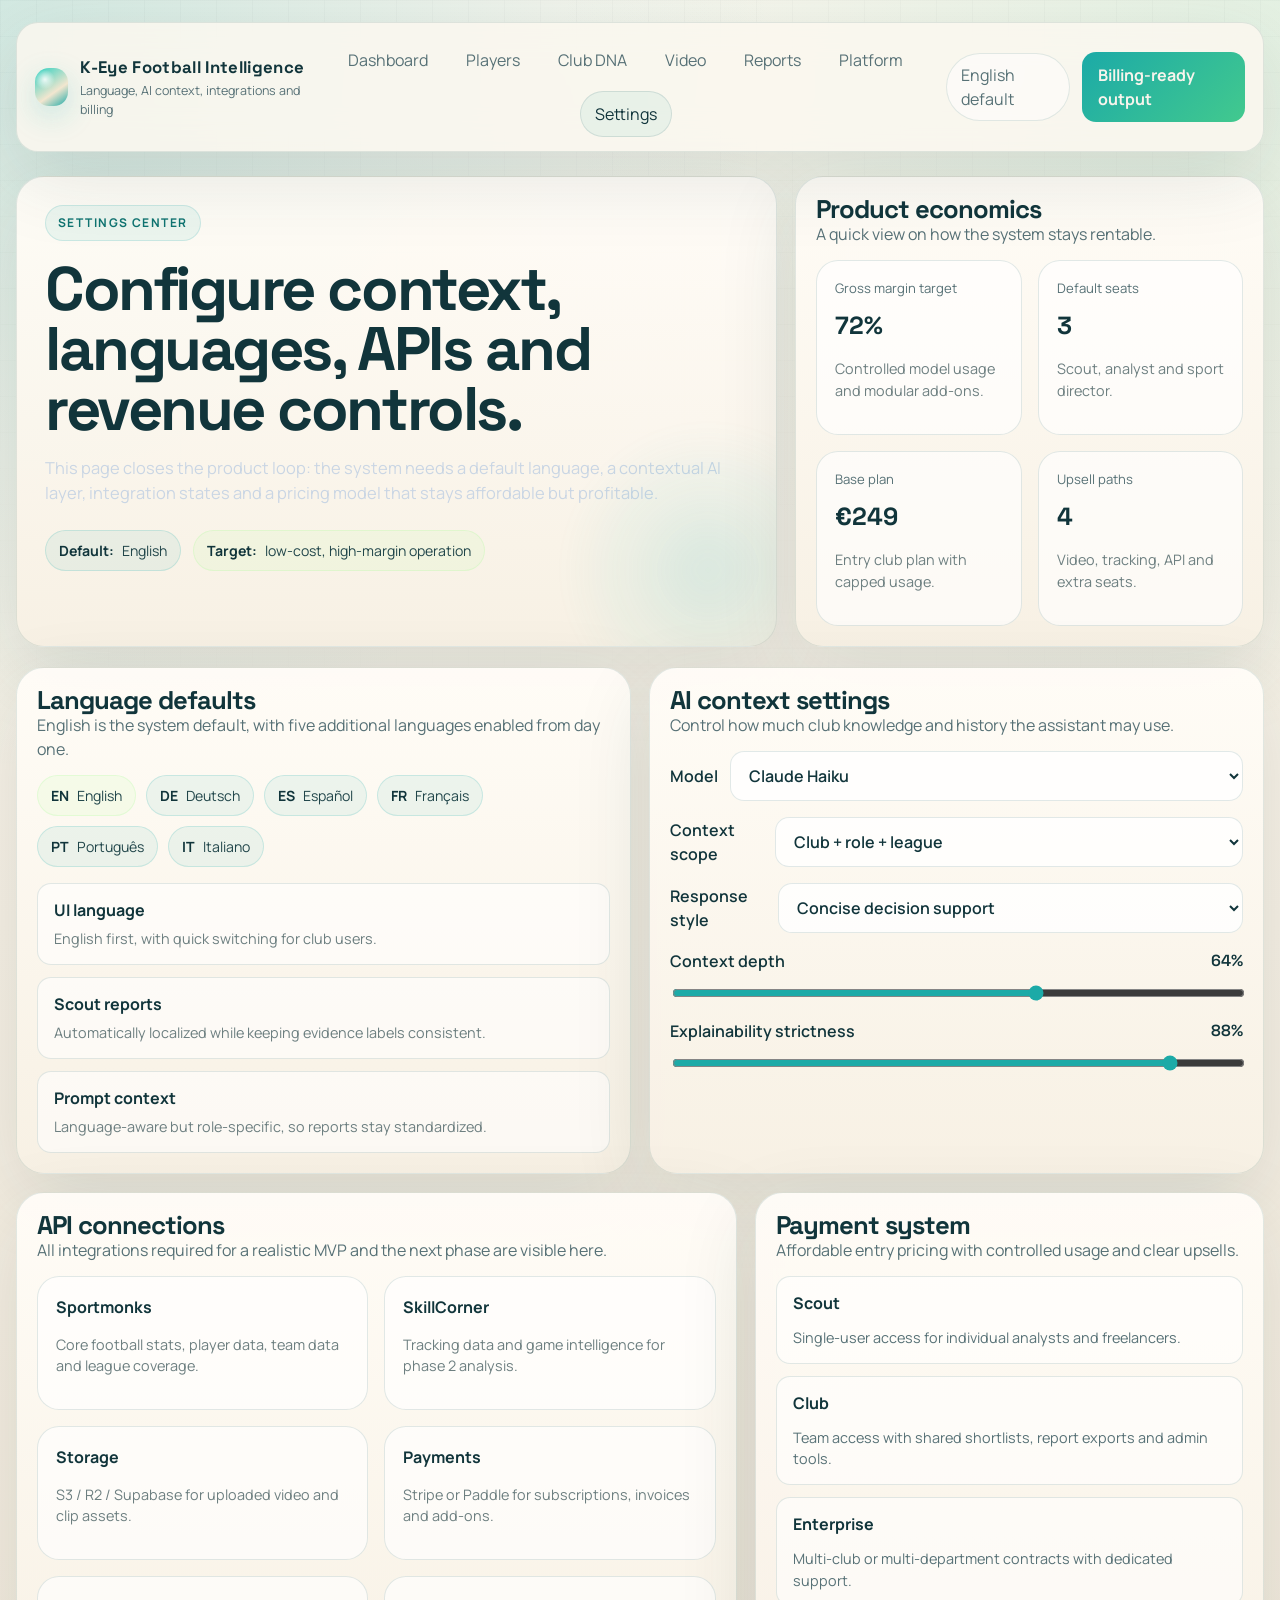
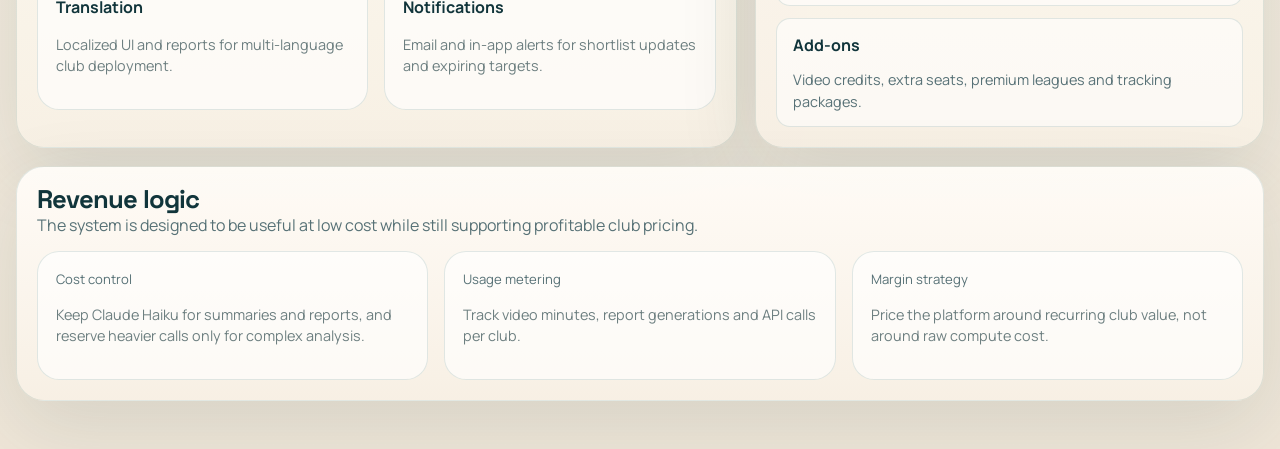
<file: settings.html>
<!DOCTYPE html>
<html lang="de">
<head>
  <meta charset="UTF-8" />
  <meta name="viewport" content="width=device-width, initial-scale=1.0" />
  <title>Settings | K-Eye Football Intelligence</title>
  <link rel="stylesheet" href="styles.css" />
  <script src="app.js" defer></script>
</head>
<body data-page="settings">
  <div class="shell">
    <header class="topbar">
      <div class="brand">
        <div class="brand-mark"></div>
        <div>
          <div class="brand-title">K-Eye Football Intelligence</div>
          <span class="brand-subtitle">Language, AI context, integrations and billing</span>
        </div>
      </div>
      <nav class="nav">
        <a data-nav="dashboard" href="index.html">Dashboard</a>
        <a data-nav="players" href="players.html">Players</a>
        <a data-nav="club" href="club-dna.html">Club DNA</a>
        <a data-nav="video" href="video.html">Video</a>
        <a data-nav="reports" href="reports.html">Reports</a>
        <a data-nav="platform" href="platform.html">Platform</a>
        <a data-nav="settings" href="settings.html">Settings</a>
      </nav>
      <div class="topbar-actions">
        <span class="pill">English default</span>
        <a class="btn btn-primary" href="reports.html">Billing-ready output</a>
      </div>
    </header>

    <section class="page-hero">
      <div class="hero-card" data-fade>
        <span class="kicker">Settings center</span>
        <h1 class="hero-title">Configure context, languages, APIs and revenue controls.</h1>
        <p class="hero-copy">This page closes the product loop: the system needs a default language, a contextual AI layer, integration states and a pricing model that stays affordable but profitable.</p>
        <div class="hero-actions">
          <span class="chip info"><strong>Default:</strong> English</span>
          <span class="chip good"><strong>Target:</strong> low-cost, high-margin operation</span>
        </div>
      </div>
      <div class="panel" data-fade>
        <div class="section-head">
          <div>
            <h2 class="section-title">Product economics</h2>
            <p class="section-copy">A quick view on how the system stays rentable.</p>
          </div>
        </div>
        <div class="grid-2">
          <div class="stat"><div class="metric-label">Gross margin target</div><div class="stat-value">72%</div><p class="body-muted">Controlled model usage and modular add-ons.</p></div>
          <div class="stat"><div class="metric-label">Default seats</div><div class="stat-value">3</div><p class="body-muted">Scout, analyst and sport director.</p></div>
          <div class="stat"><div class="metric-label">Base plan</div><div class="stat-value">€249</div><p class="body-muted">Entry club plan with capped usage.</p></div>
          <div class="stat"><div class="metric-label">Upsell paths</div><div class="stat-value">4</div><p class="body-muted">Video, tracking, API and extra seats.</p></div>
        </div>
      </div>
    </section>

    <section class="layout-grid">
      <div class="panel span-6" data-fade>
        <div class="section-head">
          <div>
            <h2 class="section-title">Language defaults</h2>
            <p class="section-copy">English is the system default, with five additional languages enabled from day one.</p>
          </div>
        </div>
        <div class="pills">
          <span class="chip good"><strong>EN</strong> English</span>
          <span class="chip info"><strong>DE</strong> Deutsch</span>
          <span class="chip info"><strong>ES</strong> Español</span>
          <span class="chip info"><strong>FR</strong> Français</span>
          <span class="chip info"><strong>PT</strong> Português</span>
          <span class="chip info"><strong>IT</strong> Italiano</span>
        </div>
        <div class="list" style="margin-top:16px;">
          <div class="tree-item"><strong>UI language</strong><span class="body-muted">English first, with quick switching for club users.</span></div>
          <div class="tree-item"><strong>Scout reports</strong><span class="body-muted">Automatically localized while keeping evidence labels consistent.</span></div>
          <div class="tree-item"><strong>Prompt context</strong><span class="body-muted">Language-aware but role-specific, so reports stay standardized.</span></div>
        </div>
      </div>

      <div class="panel span-6" data-fade>
        <div class="section-head">
          <div>
            <h2 class="section-title">AI context settings</h2>
            <p class="section-copy">Control how much club knowledge and history the assistant may use.</p>
          </div>
        </div>
        <div class="stack">
          <div class="form-group"><label>Model <select><option>Claude Haiku</option><option>Claude Sonnet</option><option>Claude Opus</option></select></label></div>
          <div class="form-group"><label>Context scope <select><option>Club + role + league</option><option>Club only</option><option>Club + historical shortlist</option></select></label></div>
          <div class="form-group"><label>Response style <select><option>Concise decision support</option><option>Detailed analyst note</option><option>Executive summary</option></select></label></div>
          <div class="slider-group"><label>Context depth <span class="range-value">64%</span></label><input type="range" min="0" max="100" value="64" /></div>
          <div class="slider-group"><label>Explainability strictness <span class="range-value">88%</span></label><input type="range" min="0" max="100" value="88" /></div>
        </div>
      </div>

      <div class="panel span-7" data-fade>
        <div class="section-head">
          <div>
            <h2 class="section-title">API connections</h2>
            <p class="section-copy">All integrations required for a realistic MVP and the next phase are visible here.</p>
          </div>
        </div>
        <div class="grid-2">
          <div class="arch-card"><strong>Sportmonks</strong><p class="body-muted">Core football stats, player data, team data and league coverage.</p></div>
          <div class="arch-card"><strong>SkillCorner</strong><p class="body-muted">Tracking data and game intelligence for phase 2 analysis.</p></div>
          <div class="arch-card"><strong>Storage</strong><p class="body-muted">S3 / R2 / Supabase for uploaded video and clip assets.</p></div>
          <div class="arch-card"><strong>Payments</strong><p class="body-muted">Stripe or Paddle for subscriptions, invoices and add-ons.</p></div>
          <div class="arch-card"><strong>Translation</strong><p class="body-muted">Localized UI and reports for multi-language club deployment.</p></div>
          <div class="arch-card"><strong>Notifications</strong><p class="body-muted">Email and in-app alerts for shortlist updates and expiring targets.</p></div>
        </div>
      </div>

      <div class="panel span-5" data-fade>
        <div class="section-head">
          <div>
            <h2 class="section-title">Payment system</h2>
            <p class="section-copy">Affordable entry pricing with controlled usage and clear upsells.</p>
          </div>
        </div>
        <div class="timeline">
          <div class="timeline-item"><strong>Scout</strong><span class="tagline">Single-user access for individual analysts and freelancers.</span></div>
          <div class="timeline-item"><strong>Club</strong><span class="tagline">Team access with shared shortlists, report exports and admin tools.</span></div>
          <div class="timeline-item"><strong>Enterprise</strong><span class="tagline">Multi-club or multi-department contracts with dedicated support.</span></div>
          <div class="timeline-item"><strong>Add-ons</strong><span class="tagline">Video credits, extra seats, premium leagues and tracking packages.</span></div>
        </div>
      </div>

      <div class="panel span-12" data-fade>
        <div class="section-head">
          <div>
            <h2 class="section-title">Revenue logic</h2>
            <p class="section-copy">The system is designed to be useful at low cost while still supporting profitable club pricing.</p>
          </div>
        </div>
        <div class="grid-3">
          <div class="tactic-card"><div class="card-label">Cost control</div><p class="body-muted">Keep Claude Haiku for summaries and reports, and reserve heavier calls only for complex analysis.</p></div>
          <div class="tactic-card"><div class="card-label">Usage metering</div><p class="body-muted">Track video minutes, report generations and API calls per club.</p></div>
          <div class="tactic-card"><div class="card-label">Margin strategy</div><p class="body-muted">Price the platform around recurring club value, not around raw compute cost.</p></div>
        </div>
      </div>
    </section>
  </div>
</body>
</html>
</file>
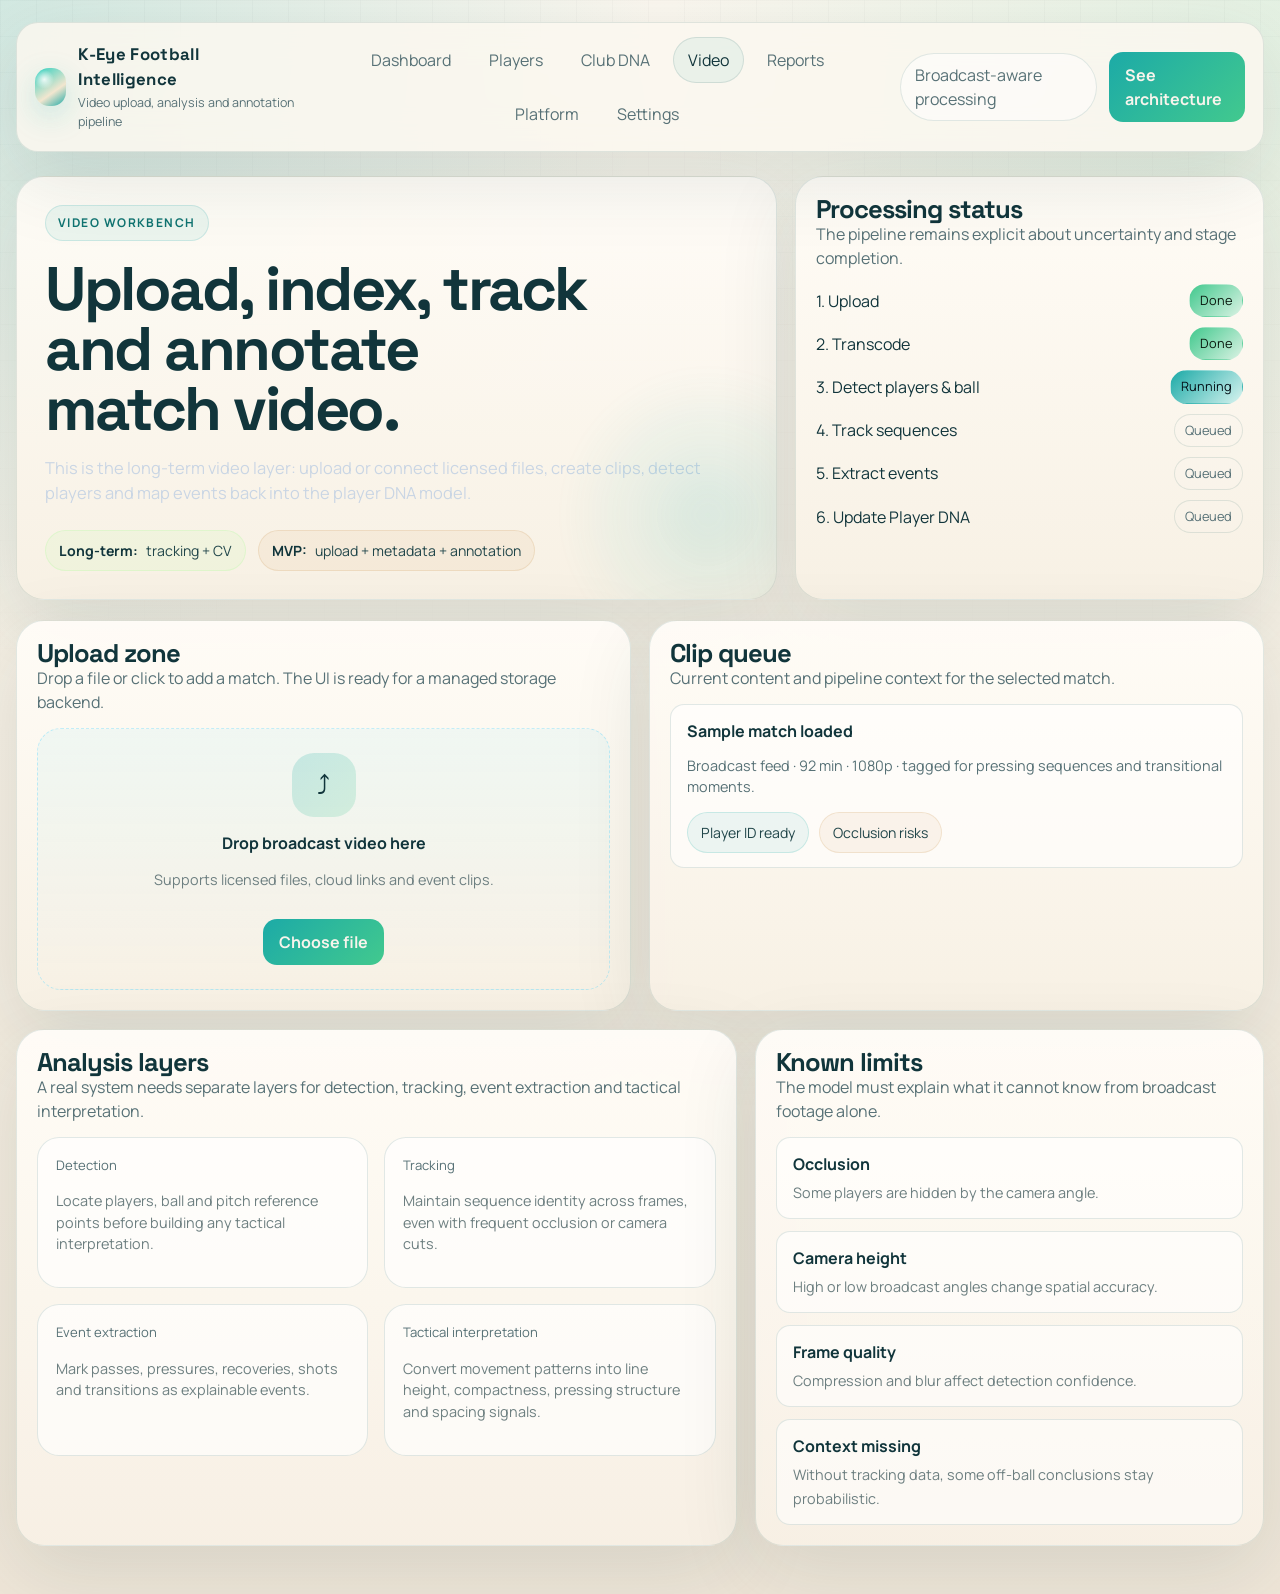
<file: video.html>
<!DOCTYPE html>
<html lang="de">
<head>
  <meta charset="UTF-8" />
  <meta name="viewport" content="width=device-width, initial-scale=1.0" />
  <title>Video | K-Eye Football Intelligence</title>
  <link rel="stylesheet" href="styles.css" />
  <script src="app.js" defer></script>
</head>
<body data-page="video">
  <div class="shell">
    <header class="topbar">
      <div class="brand">
        <div class="brand-mark"></div>
        <div>
          <div class="brand-title">K-Eye Football Intelligence</div>
          <span class="brand-subtitle">Video upload, analysis and annotation pipeline</span>
        </div>
      </div>
      <nav class="nav">
        <a data-nav="dashboard" href="index.html">Dashboard</a>
        <a data-nav="players" href="players.html">Players</a>
        <a data-nav="club" href="club-dna.html">Club DNA</a>
        <a data-nav="video" href="video.html">Video</a>
        <a data-nav="reports" href="reports.html">Reports</a>
        <a data-nav="platform" href="platform.html">Platform</a>
        <a data-nav="settings" href="settings.html">Settings</a>
      </nav>
      <div class="topbar-actions">
        <span class="pill">Broadcast-aware processing</span>
        <a class="btn btn-primary" href="platform.html">See architecture</a>
      </div>
    </header>

    <section class="page-hero">
      <div class="hero-card" data-fade>
        <span class="kicker">Video workbench</span>
        <h1 class="hero-title">Upload, index, track and annotate match video.</h1>
        <p class="hero-copy">This is the long-term video layer: upload or connect licensed files, create clips, detect players and map events back into the player DNA model.</p>
        <div class="hero-actions">
          <span class="chip good"><strong>Long-term:</strong> tracking + CV</span>
          <span class="chip warn"><strong>MVP:</strong> upload + metadata + annotation</span>
        </div>
      </div>
      <div class="panel" data-fade>
        <div class="section-head">
          <div>
            <h2 class="section-title">Processing status</h2>
            <p class="section-copy">The pipeline remains explicit about uncertainty and stage completion.</p>
          </div>
        </div>
        <div class="progress-track">
          <div class="progress-step"><span>1. Upload</span><span class="progress-pill done">Done</span></div>
          <div class="progress-step"><span>2. Transcode</span><span class="progress-pill done">Done</span></div>
          <div class="progress-step"><span>3. Detect players & ball</span><span class="progress-pill active">Running</span></div>
          <div class="progress-step"><span>4. Track sequences</span><span class="progress-pill">Queued</span></div>
          <div class="progress-step"><span>5. Extract events</span><span class="progress-pill">Queued</span></div>
          <div class="progress-step"><span>6. Update Player DNA</span><span class="progress-pill">Queued</span></div>
        </div>
      </div>
    </section>

    <section class="layout-grid">
      <div class="panel span-6" data-fade>
        <div class="section-head">
          <div>
            <h2 class="section-title">Upload zone</h2>
            <p class="section-copy">Drop a file or click to add a match. The UI is ready for a managed storage backend.</p>
          </div>
        </div>
        <div class="upload-zone" data-upload-zone>
          <div class="upload-icon">⤴</div>
          <div>
            <strong>Drop broadcast video here</strong>
            <p class="body-muted">Supports licensed files, cloud links and event clips.</p>
          </div>
          <input type="file" hidden data-upload-input />
          <button class="btn btn-primary" type="button">Choose file</button>
        </div>
      </div>

      <div class="panel span-6" data-fade>
        <div class="section-head">
          <div>
            <h2 class="section-title">Clip queue</h2>
            <p class="section-copy">Current content and pipeline context for the selected match.</p>
          </div>
        </div>
        <div class="timeline" data-clip-list>
          <div class="timeline-item">
            <strong>Sample match loaded</strong>
            <span class="tagline">Broadcast feed · 92 min · 1080p · tagged for pressing sequences and transitional moments.</span>
            <div class="pills" style="margin-top:6px;">
              <span class="chip info">Player ID ready</span>
              <span class="chip warn">Occlusion risks</span>
            </div>
          </div>
        </div>
      </div>

      <div class="panel span-7" data-fade>
        <div class="section-head">
          <div>
            <h2 class="section-title">Analysis layers</h2>
            <p class="section-copy">A real system needs separate layers for detection, tracking, event extraction and tactical interpretation.</p>
          </div>
        </div>
        <div class="grid-2">
          <div class="summary-card">
            <div class="meta-label">Detection</div>
            <p class="body-muted">Locate players, ball and pitch reference points before building any tactical interpretation.</p>
          </div>
          <div class="summary-card">
            <div class="meta-label">Tracking</div>
            <p class="body-muted">Maintain sequence identity across frames, even with frequent occlusion or camera cuts.</p>
          </div>
          <div class="summary-card">
            <div class="meta-label">Event extraction</div>
            <p class="body-muted">Mark passes, pressures, recoveries, shots and transitions as explainable events.</p>
          </div>
          <div class="summary-card">
            <div class="meta-label">Tactical interpretation</div>
            <p class="body-muted">Convert movement patterns into line height, compactness, pressing structure and spacing signals.</p>
          </div>
        </div>
      </div>

      <div class="panel span-5" data-fade>
        <div class="section-head">
          <div>
            <h2 class="section-title">Known limits</h2>
            <p class="section-copy">The model must explain what it cannot know from broadcast footage alone.</p>
          </div>
        </div>
        <div class="list">
          <div class="list-item"><strong>Occlusion</strong><span class="body-muted">Some players are hidden by the camera angle.</span></div>
          <div class="list-item"><strong>Camera height</strong><span class="body-muted">High or low broadcast angles change spatial accuracy.</span></div>
          <div class="list-item"><strong>Frame quality</strong><span class="body-muted">Compression and blur affect detection confidence.</span></div>
          <div class="list-item"><strong>Context missing</strong><span class="body-muted">Without tracking data, some off-ball conclusions stay probabilistic.</span></div>
        </div>
      </div>
    </section>
  </div>
</body>
</html>
</file>
<file: styles.css>
@import url('https://fonts.googleapis.com/css2?family=Manrope:wght@400;500;600;700;800&family=Space+Grotesk:wght@500;700&display=swap');

:root {
  --bg: #f5efe3;
  --bg-elev: #efe5d5;
  --bg-card: rgba(255, 252, 245, 0.9);
  --bg-card-2: rgba(248, 241, 230, 0.98);
  --line: rgba(18, 82, 84, 0.12);
  --line-strong: rgba(18, 82, 84, 0.2);
  --text: #11353b;
  --muted: #577176;
  --muted-2: #6d7f80;
  --cyan: #1caaa7;
  --lime: #42c98e;
  --amber: #c89248;
  --red: #cc6f67;
  --violet: #7d82d9;
  --shadow: 0 24px 80px rgba(21, 57, 55, 0.12);
  --radius-xl: 28px;
  --radius-lg: 22px;
  --radius-md: 16px;
  --radius-sm: 12px;
  --max-width: 1480px;
}

* {
  box-sizing: border-box;
}

html {
  scroll-behavior: smooth;
}

body {
  margin: 0;
  min-height: 100vh;
  color: var(--text);
  background:
    radial-gradient(circle at top left, rgba(28, 170, 167, 0.18), transparent 32%),
    radial-gradient(circle at top right, rgba(66, 201, 142, 0.12), transparent 30%),
    linear-gradient(180deg, #fbf7ef 0%, #f5efe3 45%, #efe6d8 100%);
  font-family: 'Manrope', system-ui, sans-serif;
  line-height: 1.5;
}

body::before {
  content: '';
  position: fixed;
  inset: 0;
  pointer-events: none;
  background-image:
    linear-gradient(rgba(17, 53, 59, 0.045) 1px, transparent 1px),
    linear-gradient(90deg, rgba(17, 53, 59, 0.045) 1px, transparent 1px);
  background-size: 36px 36px;
  mask-image: linear-gradient(180deg, rgba(0,0,0,0.7), transparent 92%);
  opacity: 0.65;
}

img {
  max-width: 100%;
  display: block;
}

a {
  color: inherit;
  text-decoration: none;
}

button,
input,
select,
textarea {
  font: inherit;
}

button {
  cursor: pointer;
}

.shell {
  position: relative;
  z-index: 1;
  width: min(100% - 32px, var(--max-width));
  margin: 0 auto;
  padding: 22px 0 48px;
}

.topbar {
  display: flex;
  align-items: center;
  justify-content: space-between;
  gap: 18px;
  position: sticky;
  top: 16px;
  z-index: 20;
  margin-bottom: 24px;
  padding: 14px 18px;
  border: 1px solid var(--line);
  border-radius: 22px;
  background: rgba(251, 247, 239, 0.86);
  backdrop-filter: blur(18px);
  box-shadow: var(--shadow);
}

.brand {
  display: flex;
  align-items: center;
  gap: 12px;
}

.brand-mark {
  width: 38px;
  height: 38px;
  border-radius: 14px;
  background:
    radial-gradient(circle at 30% 30%, rgba(255,255,255,0.85), transparent 28%),
    linear-gradient(145deg, #2bd0c0, #f2e6cf 62%, #1caaa7);
  box-shadow: 0 10px 30px rgba(28, 170, 167, 0.22);
}

.brand-title {
  font-family: 'Space Grotesk', system-ui, sans-serif;
  font-size: 1.05rem;
  font-weight: 700;
  letter-spacing: 0.02em;
}

.brand-subtitle {
  display: block;
  color: var(--muted);
  font-size: 0.78rem;
  margin-top: 2px;
}

.nav {
  display: flex;
  align-items: center;
  gap: 8px;
  flex-wrap: wrap;
  justify-content: center;
}

.nav a {
  padding: 10px 14px;
  border-radius: 999px;
  color: var(--muted);
  border: 1px solid transparent;
  transition: 0.2s ease;
}

.nav a:hover,
.nav a.active {
  color: var(--text);
  background: rgba(28, 170, 167, 0.08);
  border-color: var(--line);
}

.topbar-actions {
  display: flex;
  align-items: center;
  gap: 12px;
}

.pill {
  display: inline-flex;
  align-items: center;
  gap: 8px;
  padding: 9px 14px;
  border-radius: 999px;
  border: 1px solid var(--line);
  background: rgba(255,255,255,0.48);
  color: var(--muted);
}

.pill .dot {
  width: 8px;
  height: 8px;
  border-radius: 50%;
  background: var(--lime);
  box-shadow: 0 0 16px rgba(146, 255, 121, 0.8);
}

.btn {
  border: 1px solid var(--line);
  background: linear-gradient(180deg, rgba(255,255,255,0.72), rgba(246, 238, 225, 0.8));
  color: var(--text);
  padding: 11px 16px;
  border-radius: 14px;
  display: inline-flex;
  align-items: center;
  gap: 10px;
  font-weight: 700;
  transition: 0.2s ease;
}

.btn:hover {
  transform: translateY(-1px);
  border-color: var(--line-strong);
}

.btn-primary {
  border: 0;
  background: linear-gradient(135deg, #1caaa7, #42c98e);
  color: #f8f4ec;
}

.btn-ghost {
  background: transparent;
}

.page-hero {
  display: grid;
  grid-template-columns: 1.3fr 0.8fr;
  gap: 18px;
  align-items: stretch;
  margin: 18px 0 20px;
}

.hero-card,
.panel,
.card,
.table-card,
.surface {
  border: 1px solid var(--line);
  border-radius: var(--radius-xl);
  background: linear-gradient(180deg, rgba(255, 252, 247, 0.96), rgba(247, 240, 228, 0.96));
  box-shadow: var(--shadow);
}

.hero-card {
  padding: 28px;
  overflow: hidden;
  position: relative;
}

.hero-card::after {
  content: '';
  position: absolute;
  inset: auto -12% -18% auto;
  width: 320px;
  height: 320px;
  border-radius: 50%;
  background: radial-gradient(circle, rgba(28, 170, 167, 0.14), transparent 65%);
  filter: blur(8px);
  pointer-events: none;
}

.kicker {
  display: inline-flex;
  gap: 8px;
  align-items: center;
  padding: 8px 12px;
  border-radius: 999px;
  color: #0f7471;
  border: 1px solid rgba(28, 170, 167, 0.16);
  background: rgba(28, 170, 167, 0.08);
  text-transform: uppercase;
  letter-spacing: 0.12em;
  font-size: 0.75rem;
  font-weight: 700;
}

.hero-title,
.section-title {
  font-family: 'Space Grotesk', system-ui, sans-serif;
  line-height: 0.98;
  letter-spacing: -0.04em;
}

.hero-title {
  margin: 18px 0 14px;
  max-width: 14ch;
  font-size: clamp(2.6rem, 4.8vw, 5.7rem);
}

.hero-copy {
  max-width: 70ch;
  color: #cad6e4;
  font-size: 1.03rem;
}

.hero-actions {
  display: flex;
  gap: 12px;
  flex-wrap: wrap;
  margin-top: 24px;
}

.hero-metrics {
  display: grid;
  gap: 14px;
}

.metric-grid {
  display: grid;
  grid-template-columns: repeat(2, minmax(0, 1fr));
  gap: 14px;
}

.metric,
.stat,
.mini-card,
.workflow-step,
.feed-item,
.evidence-item,
.shortlist-item,
.upload-card,
.filter-card,
.report-card,
.tactic-card,
.summary-card,
.timeline-card,
.arch-card,
.role-card {
  border: 1px solid var(--line);
  border-radius: var(--radius-lg);
  background: rgba(255, 255, 255, 0.62);
}

.metric,
.stat,
.mini-card,
.workflow-step,
.feed-item,
.evidence-item,
.shortlist-item,
.upload-card,
.filter-card,
.report-card,
.tactic-card,
.summary-card,
.timeline-card,
.arch-card,
.role-card {
  padding: 18px;
}

.metric-label,
.meta-label,
.subtle,
.card-label {
  color: var(--muted);
  font-size: 0.82rem;
}

.metric-value,
.stat-value,
.section-title,
.strong-value {
  font-family: 'Space Grotesk', system-ui, sans-serif;
  font-weight: 700;
}

.metric-value {
  margin-top: 10px;
  font-size: 1.7rem;
}

.metric-footnote,
.card-footnote,
.helper,
.body-muted {
  color: var(--muted-2);
  font-size: 0.9rem;
}

.layout-grid {
  display: grid;
  grid-template-columns: repeat(12, minmax(0, 1fr));
  gap: 18px;
}

.span-4 { grid-column: span 4; }
.span-5 { grid-column: span 5; }
.span-6 { grid-column: span 6; }
.span-7 { grid-column: span 7; }
.span-8 { grid-column: span 8; }
.span-12 { grid-column: span 12; }

.panel,
.card,
.table-card,
.surface {
  padding: 20px;
}

.section-head {
  display: flex;
  justify-content: space-between;
  align-items: end;
  gap: 12px;
  margin-bottom: 14px;
}

.section-title {
  margin: 0;
  font-size: clamp(1.5rem, 2vw, 2.2rem);
}

.section-copy {
  color: var(--muted);
  max-width: 68ch;
  margin: 0;
}

.pills {
  display: flex;
  flex-wrap: wrap;
  gap: 10px;
}

.chip {
  display: inline-flex;
  align-items: center;
  gap: 8px;
  padding: 9px 13px;
  border-radius: 999px;
  border: 1px solid var(--line);
  background: rgba(255,255,255,0.52);
  color: #21464a;
  font-size: 0.88rem;
}

.chip strong {
  color: var(--text);
}

.chip.good { border-color: rgba(146,255,121,0.18); background: rgba(146,255,121,0.08); }
.chip.warn { border-color: rgba(200,146,72,0.18); background: rgba(200,146,72,0.08); }
.chip.info { border-color: rgba(28,170,167,0.18); background: rgba(28,170,167,0.08); }
.chip.bad { border-color: rgba(204,111,103,0.18); background: rgba(204,111,103,0.08); }

.grid-3 {
  display: grid;
  grid-template-columns: repeat(3, minmax(0, 1fr));
  gap: 16px;
}

.grid-2 {
  display: grid;
  grid-template-columns: repeat(2, minmax(0, 1fr));
  gap: 16px;
}

.stack {
  display: grid;
  gap: 16px;
}

.split {
  display: grid;
  grid-template-columns: 1.1fr 0.9fr;
  gap: 18px;
}

.list {
  display: grid;
  gap: 12px;
}

.list-item,
.tree-item,
.timeline-item {
  padding: 14px 16px;
  border-radius: 14px;
  background: rgba(255,255,255,0.54);
  border: 1px solid var(--line);
}

.list-item strong,
.timeline-item strong,
.tree-item strong {
  display: block;
  margin-bottom: 4px;
}

.kpi-row {
  display: grid;
  grid-template-columns: repeat(4, minmax(0, 1fr));
  gap: 14px;
}

.stat {
  min-height: 132px;
}

.stat-head {
  display: flex;
  justify-content: space-between;
  align-items: start;
  gap: 10px;
}

.stat-value {
  margin-top: 8px;
  font-size: 1.55rem;
}

.stat-bars {
  display: grid;
  gap: 8px;
  margin-top: 12px;
}

.bar {
  width: 100%;
  height: 10px;
  border-radius: 999px;
  background: rgba(17,53,59,0.08);
  overflow: hidden;
}

.bar > span {
  display: block;
  height: 100%;
  border-radius: inherit;
  background: linear-gradient(90deg, var(--cyan), var(--lime));
}

.table-wrap {
  overflow: auto;
  border-radius: var(--radius-lg);
  border: 1px solid var(--line);
}

.table {
  width: 100%;
  border-collapse: collapse;
  min-width: 1080px;
}

.table th,
.table td {
  padding: 14px 12px;
  border-bottom: 1px solid rgba(255,255,255,0.06);
  text-align: left;
  white-space: nowrap;
}

.table th {
  font-size: 0.77rem;
  color: var(--muted);
  text-transform: uppercase;
  letter-spacing: 0.1em;
  background: rgba(28,170,167,0.06);
}

.table tr:hover td {
  background: rgba(28,170,167,0.05);
}

.row-name {
  display: flex;
  align-items: center;
  gap: 12px;
}

.avatar {
  width: 38px;
  height: 38px;
  border-radius: 50%;
  background: linear-gradient(135deg, #1caaa7, #f0dfc3);
  color: #f9f5ed;
  display: grid;
  place-items: center;
  font-weight: 800;
}

.badge {
  display: inline-flex;
  align-items: center;
  justify-content: center;
  min-width: 72px;
  padding: 7px 10px;
  border-radius: 999px;
  font-weight: 800;
  font-size: 0.78rem;
}

.badge.good { background: rgba(146,255,121,0.14); color: #bfffae; }
.badge.warn { background: rgba(255,204,102,0.14); color: #ffe3ac; }
.badge.bad { background: rgba(255,124,124,0.14); color: #ffc0c0; }
.badge.info { background: rgba(83,214,255,0.14); color: #c6f5ff; }

.slider-group,
.form-group {
  display: grid;
  gap: 10px;
}

.slider-group label,
.form-group label {
  display: flex;
  justify-content: space-between;
  gap: 12px;
  align-items: center;
  color: var(--text);
  font-weight: 600;
}

input[type='range'] {
  width: 100%;
  accent-color: var(--cyan);
}

input[type='text'],
input[type='search'],
textarea,
select {
  width: 100%;
  border: 1px solid var(--line);
  background: rgba(255,255,255,0.8);
  color: var(--text);
  border-radius: 14px;
  padding: 12px 14px;
}

textarea {
  min-height: 110px;
  resize: vertical;
}

select option {
  background: #0c1422;
}

.toolbar {
  display: flex;
  flex-wrap: wrap;
  gap: 10px;
  margin-bottom: 16px;
}

.toolbar .btn,
.toolbar .pill {
  padding: 10px 13px;
}

.flow {
  display: grid;
  grid-template-columns: repeat(4, minmax(0, 1fr));
  gap: 12px;
}

.flow-step {
  padding: 16px;
  border-radius: 18px;
  border: 1px solid var(--line);
  background: rgba(255,255,255,0.03);
  min-height: 120px;
}

.flow-step .num {
  display: inline-flex;
  width: 28px;
  height: 28px;
  align-items: center;
  justify-content: center;
  border-radius: 50%;
  background: rgba(83,214,255,0.12);
  color: #bff5ff;
  margin-bottom: 12px;
  font-weight: 800;
}

.timeline {
  display: grid;
  gap: 12px;
}

.timeline-item {
  display: grid;
  gap: 8px;
}

.timeline-item .tagline,
.meta-line {
  color: var(--muted);
  font-size: 0.9rem;
}

.trait-grid {
  display: grid;
  grid-template-columns: repeat(2, minmax(0, 1fr));
  gap: 12px;
}

.trait {
  padding: 14px;
  border-radius: 16px;
  border: 1px solid var(--line);
  background: rgba(255,255,255,0.03);
}

.trait strong,
.range-value {
  font-family: 'Space Grotesk', system-ui, sans-serif;
}

.range-row {
  display: flex;
  justify-content: space-between;
  gap: 12px;
  color: var(--muted);
  font-size: 0.9rem;
}

.upload-zone {
  display: grid;
  gap: 14px;
  place-items: center;
  text-align: center;
  min-height: 230px;
  border-radius: 24px;
  border: 1px dashed rgba(83,214,255,0.34);
  background: linear-gradient(180deg, rgba(83,214,255,0.08), rgba(255,255,255,0.02));
  padding: 24px;
}

.upload-zone.dragover {
  border-color: var(--lime);
  background: linear-gradient(180deg, rgba(28,170,167,0.12), rgba(255,255,255,0.02));
}

.upload-icon {
  width: 64px;
  height: 64px;
  border-radius: 22px;
  display: grid;
  place-items: center;
  background: linear-gradient(135deg, rgba(28,170,167,0.2), rgba(66,201,142,0.18));
  font-size: 1.6rem;
}

.progress-track {
  display: grid;
  gap: 10px;
}

.progress-step {
  display: flex;
  align-items: center;
  justify-content: space-between;
  gap: 10px;
}

.progress-pill {
  min-width: 54px;
  text-align: center;
  padding: 6px 10px;
  border-radius: 999px;
  border: 1px solid var(--line);
  background: rgba(255,255,255,0.04);
  color: var(--muted);
  font-size: 0.8rem;
}

.progress-pill.done {
  color: #0b1b10;
  border-color: transparent;
  background: linear-gradient(135deg, var(--lime), #daf2e3);
}

.progress-pill.active {
  color: #041017;
  border-color: transparent;
  background: linear-gradient(135deg, var(--cyan), #d7f3ef);
}

.clipped {
  overflow: hidden;
  text-overflow: ellipsis;
  white-space: nowrap;
}

.footer {
  margin-top: 26px;
  padding-top: 18px;
  color: var(--muted);
  display: flex;
  justify-content: space-between;
  gap: 14px;
  flex-wrap: wrap;
}

.code-grid {
  display: grid;
  grid-template-columns: repeat(2, minmax(0, 1fr));
  gap: 14px;
}

.code-card {
  padding: 18px;
  border: 1px solid var(--line);
  border-radius: 20px;
  background: rgba(255,255,255,0.54);
}

.code-card pre {
  margin: 12px 0 0;
  color: #d9e8fa;
  white-space: pre-wrap;
  font-family: 'Space Grotesk', system-ui, sans-serif;
  font-size: 0.92rem;
}

.kbd {
  display: inline-flex;
  align-items: center;
  justify-content: center;
  min-width: 36px;
  padding: 3px 8px;
  border-radius: 10px;
  border: 1px solid var(--line);
  color: var(--muted);
  background: rgba(255,255,255,0.52);
}

.fade-in {
  animation: fadeIn 0.55s ease both;
}

@keyframes fadeIn {
  from { opacity: 0; transform: translateY(12px); }
  to { opacity: 1; transform: translateY(0); }
}

@media (max-width: 1180px) {
  .page-hero,
  .split,
  .grid-3,
  .grid-2,
  .kpi-row,
  .flow,
  .code-grid {
    grid-template-columns: 1fr;
  }

  .layout-grid .span-4,
  .layout-grid .span-5,
  .layout-grid .span-6,
  .layout-grid .span-7,
  .layout-grid .span-8 {
    grid-column: span 12;
  }
}

@media (max-width: 920px) {
  .topbar {
    position: static;
    flex-direction: column;
    align-items: stretch;
  }

  .nav,
  .topbar-actions {
    justify-content: flex-start;
  }

  .hero-title {
    max-width: 100%;
  }

  .metric-grid,
  .trait-grid,
  .grid-3,
  .grid-2 {
    grid-template-columns: 1fr;
  }

  .shell {
    width: min(100% - 20px, var(--max-width));
    padding-top: 10px;
  }
}
</file>
